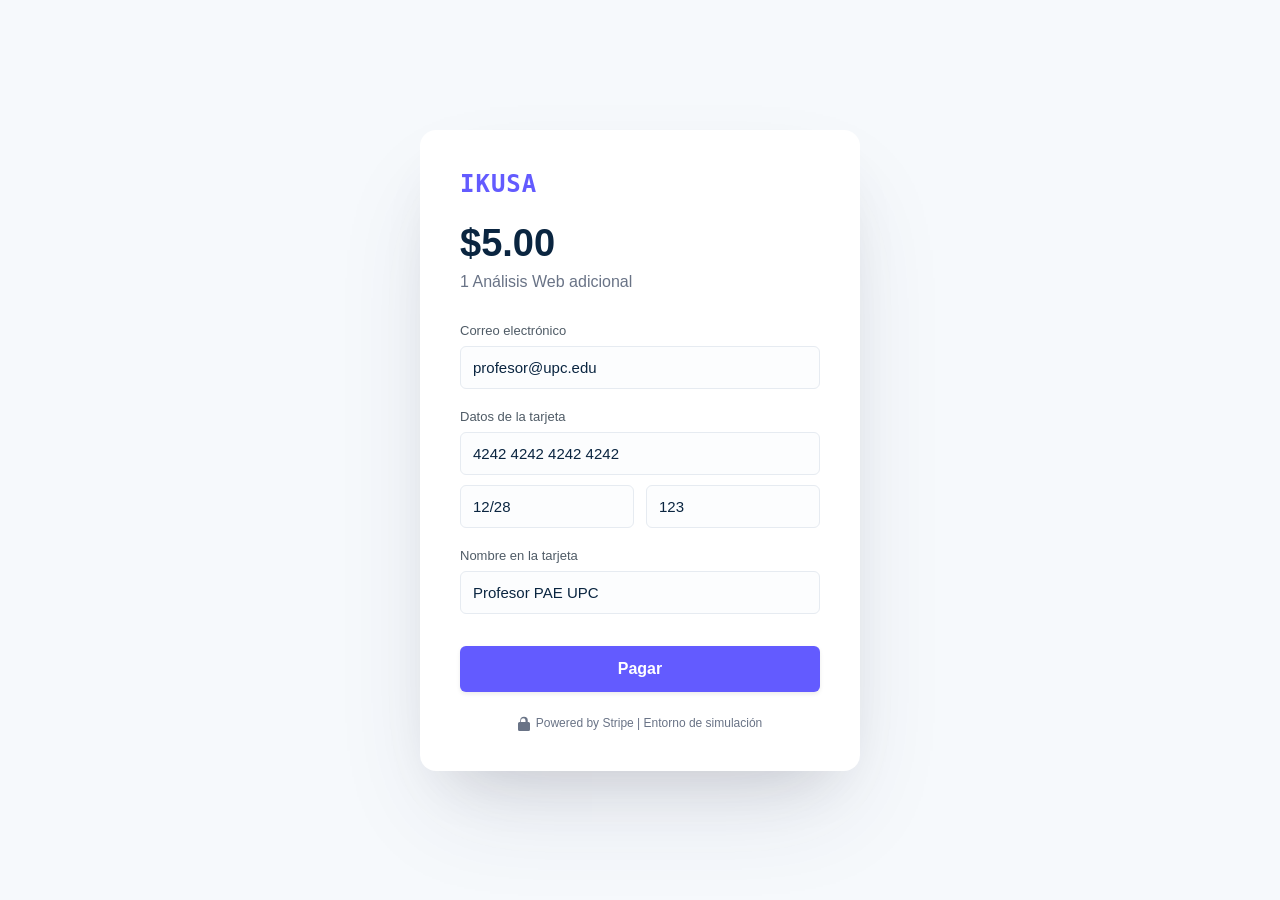
<file: checkout_mock.html>
<!DOCTYPE html>
<html lang="es">
<head>
  <meta charset="UTF-8">
  <meta name="viewport" content="width=device-width, initial-scale=1.0">
  <title>Stripe Checkout -- IKUSA</title>
  <style>
    body {
      font-family: -apple-system, BlinkMacSystemFont, 'Segoe UI', Roboto, sans-serif;
      background-color: #f6f9fc;
      display: flex;
      justify-content: center;
      align-items: center;
      min-height: 100vh;
      margin: 0;
      color: #32325d;
    }
    .checkout-container {
      background: white;
      border-radius: 16px;
      box-shadow: 0 50px 100px -20px rgba(50,50,93,0.12), 0 30px 60px -30px rgba(0,0,0,0.15);
      width: 100%;
      max-width: 440px;
      padding: 40px;
      box-sizing: border-box;
    }
    .brand {
      display: flex;
      align-items: center;
      margin-bottom: 24px;
    }
    .brand .logo {
      font-family: monospace;
      font-size: 24px;
      font-weight: 800;
      color: #635bff;
      letter-spacing: 1px;
    }
    .price-display {
      font-size: 38px;
      font-weight: 700;
      color: #0a2540;
      margin-bottom: 8px;
    }
    .product-name {
      font-size: 16px;
      color: #697386;
      margin-bottom: 32px;
    }
    .input-group {
      margin-bottom: 20px;
    }
    label {
      display: block;
      font-size: 13px;
      font-weight: 500;
      margin-bottom: 8px;
      color: #4f5b66;
    }
    input {
      width: 100%;
      padding: 12px;
      border: 1px solid #e6ebf1;
      border-radius: 6px;
      font-size: 15px;
      color: #0a2540;
      box-sizing: border-box;
      background-color: #fcfdfe;
      transition: border-color 0.15s, box-shadow 0.15s;
    }
    input:focus {
      outline: none;
      border-color: #635bff;
      box-shadow: 0 0 0 3px rgba(99,91,255,0.15);
    }
    .stripe-input {
      display: flex;
      gap: 12px;
    }
    .stripe-input input {
      flex: 1;
    }
    .pay-btn {
      width: 100%;
      background-color: #635bff;
      color: white;
      font-weight: 600;
      font-size: 16px;
      padding: 14px;
      border: none;
      border-radius: 6px;
      cursor: pointer;
      box-shadow: 0 2px 4px rgba(0,0,0,0.08);
      transition: background-color 0.15s;
      margin-top: 12px;
    }
    .pay-btn:hover {
      background-color: #0a2540;
    }
    .secured {
      display: flex;
      justify-content: center;
      align-items: center;
      gap: 6px;
      font-size: 12px;
      color: #697386;
      margin-top: 24px;
    }
    .secured svg {
      fill: #697386;
    }
  </style>
</head>
<body>
  <div class="checkout-container">
    <div class="brand">
      <span class="logo">IKUSA</span>
    </div>
    
    <div id="price" class="price-display">$20.00</div>
    <div id="product" class="product-name">Cargando producto...</div>
    
    <form id="payment-form">
      <div class="input-group">
        <label for="email">Correo electrónico</label>
        <input type="email" id="email" value="profesor@upc.edu" required>
      </div>
      
      <div class="input-group">
        <label for="card">Datos de la tarjeta</label>
        <input type="text" id="card" value="4242 4242 4242 4242" placeholder="Nro de tarjeta" required>
        <div class="stripe-input" style="margin-top: 10px;">
          <input type="text" placeholder="MM/AA" value="12/28" required>
          <input type="text" placeholder="CVC" value="123" required>
        </div>
      </div>
      
      <div class="input-group">
        <label for="name">Nombre en la tarjeta</label>
        <input type="text" id="name" value="Profesor PAE UPC" required>
      </div>
      
      <button type="submit" class="pay-btn">Pagar</button>
    </form>
    
    <div class="secured">
      <svg width="12" height="15" viewBox="0 0 12 15">
        <path d="M10.5 6h-.75V4.5a3.75 3.75 0 1 0-7.5 0V6H1.5A1.5 1.5 0 0 0 0 7.5v6A1.5 1.5 0 0 0 1.5 15h9a1.5 1.5 0 0 0 1.5-1.5v-6A1.5 1.5 0 0 0 10.5 6zm-7.5-1.5a2.25 2.25 0 1 1 4.5 0V6h-4.5V4.5z"/>
      </svg>
      Powered by Stripe | Entorno de simulación
    </div>
  </div>

  <script>
    // Extract product parameter
    const params = new URLSearchParams(window.location.search);
    const product = params.get('product') || 'web-scan';
    
    const priceEl = document.getElementById('price');
    const productEl = document.getElementById('product');
    
    let creditsToAdd = 1;
    
    if (product === 'terminal-sub') {
      priceEl.textContent = '$49.00';
      productEl.textContent = 'Suscripción Terminal (Créditos ilimitados)';
      creditsToAdd = 999;
    } else if (product === 'web-scan') {
      priceEl.textContent = '$5.00';
      productEl.textContent = '1 Análisis Web adicional';
      creditsToAdd = 1;
    } else {
      // default product mapping for the mock recording test product
      priceEl.textContent = '$20.00';
      productEl.textContent = 'Bono de 10 Análisis de Compliance';
      creditsToAdd = 10;
    }
    
    document.getElementById('payment-form').addEventListener('submit', function(e) {
      e.preventDefault();
      
      // Simulate Stripe processing delay
      const btn = document.querySelector('.pay-btn');
      btn.textContent = 'Procesando pago...';
      btn.disabled = true;
      
      setTimeout(() => {
        // Add credits to localStorage
        const curCredits = parseInt(localStorage.getItem('ikusa_credits') || '0', 10);
        localStorage.setItem('ikusa_credits', String(curCredits + creditsToAdd));
        
        // Redirect back
        window.location.href = "demostracion_interactiva.html";
      }, 1500);
    });
  </script>
</body>
</html>
</file>
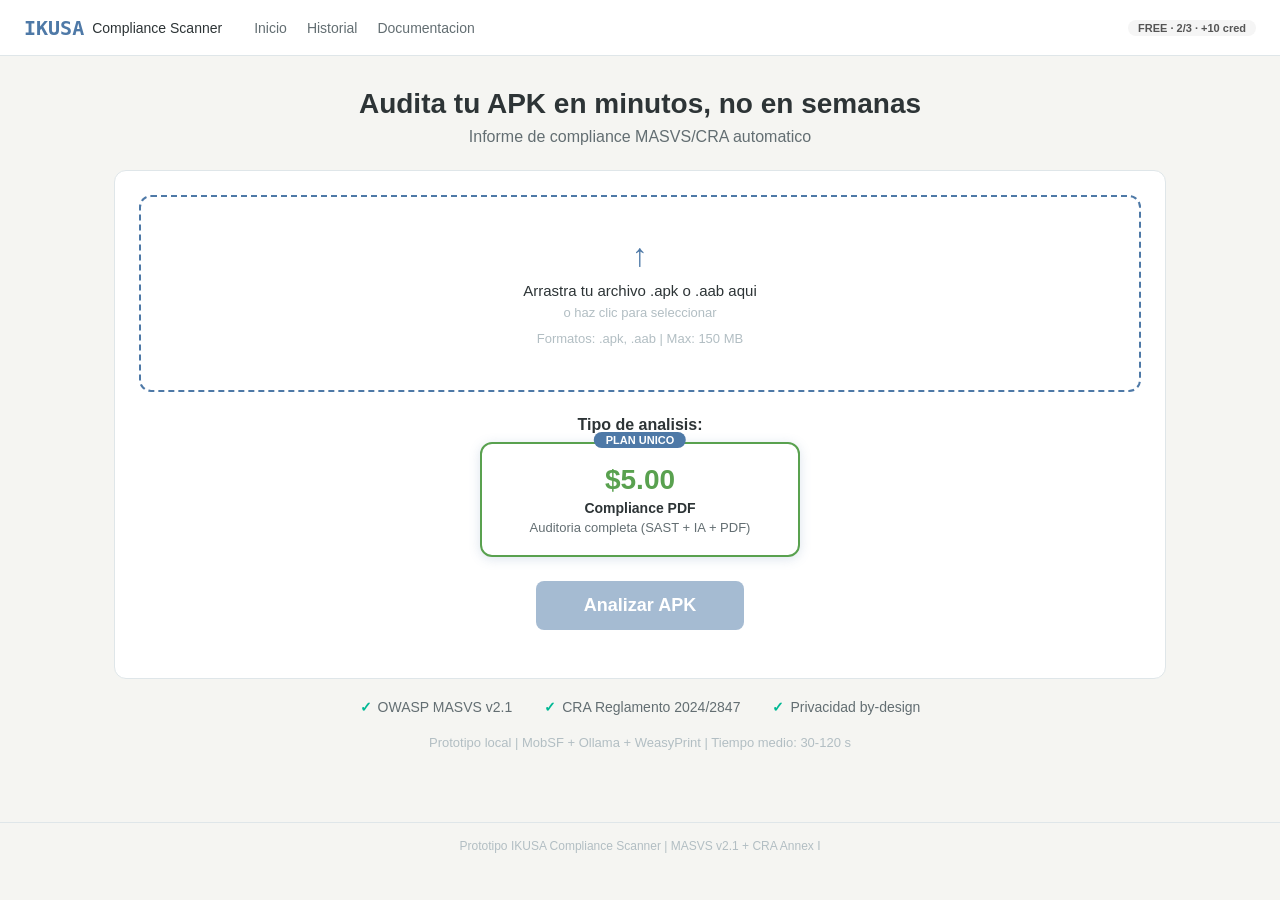
<file: demostracion_interactiva.html>
<!DOCTYPE html>
<html lang="es">
<head>
  <meta charset="UTF-8">
  <meta name="viewport" content="width=device-width, initial-scale=1.0">
  <title>IKUSA Compliance Scanner</title>
  <style>
    /* Reset + design tokens copied from the static mock prototype. */
    * { margin: 0; padding: 0; box-sizing: border-box; }
    :root {
      --blue: #4E79A7; --orange: #F28E2B; --red: #E15759;
      --teal: #76B7B2; --green: #59A14F; --purple: #B07AA1;
      --bg: #F5F5F2; --white: #FFFFFF; --text: #2D3436;
      --text-sec: #636E72; --text-light: #B2BEC3; --border: #DFE6E9;
      --accent: #4E79A7; --success: #00B894; --warning: #FDCB6E;
      --danger: #E15759;
    }
    body { font-family: -apple-system, BlinkMacSystemFont, 'Segoe UI', sans-serif; background: var(--bg); color: var(--text); min-height: 100vh; }
    a { text-decoration: none; color: inherit; }

    /* Header */
    .header { background: var(--white); border-bottom: 1px solid var(--border); padding: 0 24px; display: flex; align-items: center; height: 56px; position: sticky; top: 0; z-index: 100; }
    .header .logo { font-family: monospace; font-size: 20px; font-weight: bold; color: var(--accent); margin-right: 8px; }
    .header .logo-sub { font-size: 14px; color: var(--text); }
    .header .nav { margin-left: 32px; display: flex; gap: 20px; }
    .header .nav a { font-size: 14px; color: var(--text-sec); cursor: pointer; }
    .header .nav a:hover { color: var(--accent); }
    .header .scan-id { margin-left: auto; font-family: monospace; font-size: 12px; color: var(--text-light); }
    .tier-badge {
      display: inline-block;
      padding: 2px 10px;
      border-radius: 12px;
      font-size: 11px;
      font-weight: 600;
      background: #f0f0f0;
      margin-left: 12px;
      color: #555;
    }
    .tier-badge.tier-free { background: #f5f5f5; }
    .tier-badge.tier-team { background: #cfe8ff; }
    .tier-badge.tier-business { background: #ffe8b3; }
    .tier-badge.tier-enterprise { background: #d4f5d4; }

    /* Footer */
    .footer { text-align: center; padding: 16px; color: var(--text-light); font-size: 12px; border-top: 1px solid var(--border); margin-top: 40px; }

    /* Views (only one visible at a time). */
    .view { display: none; max-width: 1100px; margin: 0 auto; padding: 32px 24px; }
    .view.active { display: block; }

    /* Cards */
    .card { background: var(--white); border: 1px solid var(--border); border-radius: 12px; padding: 24px; }

    /* Buttons */
    .btn { display: inline-block; padding: 10px 24px; border-radius: 8px; font-size: 14px; font-weight: 600; cursor: pointer; border: none; transition: opacity .15s; }
    .btn:hover { opacity: .85; }
    .btn:disabled { opacity: .5; cursor: not-allowed; }
    .btn-primary { background: var(--accent); color: white; }
    .btn-success { background: var(--green); color: white; }
    .btn-outline { background: white; border: 2px solid var(--accent); color: var(--accent); }
    .btn-ghost { background: white; border: 1px solid var(--text-sec); color: var(--text-sec); }

    /* Badge */
    .badge { display: inline-block; padding: 2px 10px; border-radius: 4px; font-size: 12px; font-weight: 700; color: white; text-transform: uppercase; }
    .badge-alto { background: var(--danger); }
    .badge-medio { background: var(--orange); }
    .badge-bajo { background: var(--warning); color: #856404; }
    .badge-info { background: var(--text-light); }
    .badge-ok { background: var(--success); }

    /* ======= UPLOAD VIEW ======= */
    .upload-hero { text-align: center; margin-bottom: 24px; }
    .upload-hero h1 { font-size: 28px; margin-bottom: 8px; }
    .upload-hero p { color: var(--text-sec); font-size: 16px; }
    .upload-zone { border: 2px dashed var(--accent); border-radius: 12px; padding: 40px; text-align: center; margin-bottom: 16px; cursor: pointer; transition: background .15s; display: block; }
    .upload-zone:hover, .upload-zone.dragover { background: #EBF5FB; }
    .upload-zone .arrow { font-size: 32px; color: var(--accent); margin-bottom: 8px; }
    .upload-zone p { color: var(--text); font-size: 15px; margin-bottom: 4px; }
    .upload-zone small { color: var(--text-light); font-size: 13px; }
    .upload-zone input[type="file"] { display: none; }
    .tier-select { text-align: center; margin: 24px 0 8px; font-size: 16px; font-weight: 600; }
    .tiers { display: flex; gap: 16px; justify-content: center; margin-bottom: 24px; }
    .tier-card { border: 2px solid var(--border); border-radius: 12px; padding: 20px; width: 200px; text-align: center; cursor: pointer; position: relative; transition: border-color .15s, box-shadow .15s; }
    .tier-card:hover { box-shadow: 0 2px 12px rgba(0,0,0,.08); }
    .tier-card.selected { border-color: var(--accent); box-shadow: 0 2px 12px rgba(78,121,167,.2); }
    .tier-card .price { font-size: 28px; font-weight: 700; margin-bottom: 4px; }
    .tier-card .name { font-size: 14px; font-weight: 600; margin-bottom: 4px; }
    .tier-card .desc { font-size: 13px; color: var(--text-sec); }
    .tier-card .recommended { position: absolute; top: -12px; left: 50%; transform: translateX(-50%); background: var(--accent); color: white; font-size: 11px; font-weight: 700; padding: 2px 12px; border-radius: 10px; }
    .tier-card input[type="radio"] { margin-top: 12px; accent-color: var(--accent); }
    .tier-card[data-color="teal"] .price { color: var(--teal); }
    .tier-card[data-color="teal"].selected { border-color: var(--teal); }
    .tier-card[data-color="blue"] .price { color: var(--accent); }
    .tier-card[data-color="green"] .price { color: var(--green); }
    .tier-card[data-color="green"].selected { border-color: var(--green); }
    .upload-cta { text-align: center; margin: 24px 0; }
    .upload-cta .btn { font-size: 18px; padding: 14px 48px; }
    .trust-signals { display: flex; justify-content: center; gap: 32px; margin: 20px 0; }
    .trust-signals span { color: var(--text-sec); font-size: 14px; }
    .trust-signals span::before { content: '\2713'; color: var(--success); font-weight: bold; margin-right: 6px; }
    .stats-bar { text-align: center; color: var(--text-light); font-size: 13px; margin-top: 12px; }

    /* ======= PROGRESS VIEW ======= */
    .progress-hero { text-align: center; margin-bottom: 24px; }
    .progress-hero h2 { font-size: 22px; margin-bottom: 8px; }
    .progress-hero p { color: var(--text-sec); font-size: 14px; }
    .progress-pills { display: flex; gap: 8px; justify-content: center; flex-wrap: wrap; margin: 24px 0; }
    .pill { padding: 8px 14px; border-radius: 999px; border: 1px solid var(--border); font-size: 13px; color: var(--text-sec); background: white; }
    .pill.active { background: var(--accent); color: white; border-color: var(--accent); font-weight: 600; }
    .pill.done { background: var(--success); color: white; border-color: var(--success); }
    .progress-bar { background: var(--border); height: 8px; border-radius: 4px; overflow: hidden; margin: 16px 0; }
    .progress-bar-fill { background: var(--accent); height: 100%; transition: width .3s; }
    .progress-message { font-family: monospace; font-size: 13px; color: var(--text-sec); background: #F8F9FA; padding: 12px 16px; border-radius: 6px; min-height: 40px; word-break: break-word; }
    .spinner { display: inline-block; width: 18px; height: 18px; border: 3px solid var(--border); border-top-color: var(--accent); border-radius: 50%; animation: spin 1s linear infinite; vertical-align: middle; margin-right: 8px; }
    @keyframes spin { to { transform: rotate(360deg); } }

    /* ======= RESULTS VIEW ======= */
    .breadcrumb { font-size: 13px; color: var(--text-sec); margin-bottom: 20px; }
    .breadcrumb a { color: var(--accent); cursor: pointer; }
    .results-grid { display: grid; grid-template-columns: 300px 1fr; gap: 20px; }
    .score-card { text-align: center; }
    .score-circle { width: 140px; height: 140px; border-radius: 50%; border: 8px solid var(--border); display: flex; align-items: center; justify-content: center; flex-direction: column; margin: 16px auto; position: relative; }
    .score-circle .value { font-size: 44px; font-weight: 700; }
    .score-circle .label { font-size: 14px; color: var(--text-sec); }
    .score-circle.score-red { border-color: var(--danger); }
    .score-circle.score-orange { border-color: var(--orange); }
    .score-circle.score-green { border-color: var(--success); }
    .score-warning { background: #FFF3CD; border-radius: 8px; padding: 8px; font-size: 13px; color: #856404; font-weight: 600; margin-top: 12px; }
    .masvs-list { margin-top: 20px; }
    .masvs-row { display: flex; align-items: center; justify-content: space-between; padding: 8px 0; border-bottom: 1px solid var(--border); font-size: 14px; gap: 8px; }
    .masvs-row.na { color: var(--text-light); }
    .masvs-row .count { min-width: 28px; height: 22px; display: flex; align-items: center; justify-content: center; border-radius: 4px; color: white; font-size: 12px; font-weight: 700; padding: 0 6px; }
    .filter-tabs { display: flex; gap: 8px; margin-bottom: 16px; flex-wrap: wrap; }
    .filter-tab { padding: 6px 14px; border-radius: 6px; font-size: 13px; cursor: pointer; background: transparent; border: 1px solid var(--border); color: var(--text-sec); }
    .filter-tab.active { background: var(--accent); color: white; border-color: var(--accent); }
    .finding-row { padding: 12px 0; border-bottom: 1px solid var(--border); }
    .finding-row:last-child { border-bottom: none; }
    .finding-header { display: flex; align-items: center; gap: 10px; margin-bottom: 4px; flex-wrap: wrap; }
    .finding-header .title { font-weight: 600; font-size: 15px; }
    .finding-meta { font-size: 13px; color: var(--text-sec); margin-bottom: 6px; }
    .finding-fix { font-size: 13px; color: var(--text-sec); font-style: italic; }
    .ai-box { background: #F0F7FF; border: 1px solid var(--accent); border-radius: 8px; padding: 16px; margin-top: 16px; font-size: 13px; line-height: 1.7; }
    .ai-box h4 { margin-bottom: 8px; }
    .action-bar { display: flex; gap: 12px; margin-top: 16px; flex-wrap: wrap; }
    .analysis-meta { font-size: 13px; color: var(--text-light); margin-top: 16px; }

    /* ======= HISTORY VIEW ======= */
    .history-table { width: 100%; border-collapse: collapse; background: var(--white); border: 1px solid var(--border); border-radius: 12px; overflow: hidden; margin-bottom: 24px; }
    .history-table th, .history-table td { padding: 12px 16px; text-align: left; font-size: 14px; border-bottom: 1px solid var(--border); }
    .history-table th { background: #F8F9FA; font-weight: 600; color: var(--text-sec); font-size: 13px; text-transform: uppercase; letter-spacing: 0.3px; }
    .history-table tr:last-child td { border-bottom: none; }
    .history-table tr:hover td { background: #FBFBFA; }
    .hint { color: var(--text-sec); font-size: 14px; padding: 16px 0; }
    .btn-secondary { display: inline-block; padding: 10px 24px; border-radius: 8px; font-size: 14px; font-weight: 600; cursor: pointer; background: white; border: 2px solid var(--accent); color: var(--accent); transition: opacity .15s; }
    .btn-secondary:hover { opacity: .85; }
    .btn-link { background: transparent; border: none; color: var(--accent); font-size: 14px; font-weight: 600; cursor: pointer; padding: 4px 8px; }
    .btn-link:hover { text-decoration: underline; }

    /* ======= ERROR VIEW ======= */
    .error-card { border: 1px solid var(--danger); background: #FFF5F5; }
    .error-card h2 { color: var(--danger); margin-bottom: 12px; }
    .error-card pre { background: white; padding: 12px; border-radius: 6px; font-size: 13px; color: var(--text); overflow-x: auto; white-space: pre-wrap; word-break: break-word; }

    /* ======= DOCS VIEW ======= */
    .docs-hero { text-align: center; margin-bottom: 24px; }
    .docs-hero h1 { font-size: 28px; margin-bottom: 8px; }
    .docs-hero p { color: var(--text-sec); font-size: 16px; }
    .docs-grid { display: grid; grid-template-columns: 1fr 1fr; gap: 20px; }
    .docs-grid .card.full { grid-column: 1 / -1; }
    .docs-section h3 { font-size: 18px; margin-bottom: 14px; display: flex; align-items: center; gap: 10px; }
    .docs-section h3 .num { display: inline-flex; align-items: center; justify-content: center; width: 26px; height: 26px; border-radius: 50%; background: var(--accent); color: white; font-size: 14px; font-weight: 700; flex-shrink: 0; }
    .docs-section p { color: var(--text); font-size: 14px; line-height: 1.7; margin-bottom: 12px; }
    .docs-section ul { list-style: none; margin-bottom: 12px; }
    .docs-section li { font-size: 14px; line-height: 1.6; padding: 7px 0 7px 18px; position: relative; border-bottom: 1px solid var(--border); }
    .docs-section li:last-child { border-bottom: none; }
    .docs-section li::before { content: '\2022'; color: var(--accent); position: absolute; left: 2px; font-weight: bold; }
    .docs-section code { font-family: monospace; font-size: 13px; background: #EEF3F8; color: var(--accent); padding: 1px 6px; border-radius: 4px; }
    .docs-pre { font-family: monospace; font-size: 13px; color: var(--text); background: #F8F9FA; border: 1px solid var(--border); padding: 14px 16px; border-radius: 8px; overflow-x: auto; white-space: pre; line-height: 1.65; }
    .docs-pre .cmt { color: var(--text-light); }
    .docs-note { background: #F0F7FF; border: 1px solid var(--accent); border-radius: 8px; padding: 12px 16px; font-size: 13px; line-height: 1.7; margin-top: 4px; }
    .api-row { display: flex; align-items: baseline; gap: 12px; padding: 9px 0; border-bottom: 1px solid var(--border); }
    .api-row:last-child { border-bottom: none; }
    .api-method { font-family: monospace; font-size: 11px; font-weight: 700; padding: 3px 8px; border-radius: 4px; min-width: 46px; text-align: center; flex-shrink: 0; }
    .api-method.get { background: #d4f5d4; color: #1d6f1d; }
    .api-method.post { background: #cfe8ff; color: #1a5a8a; }
    .api-row code { font-family: monospace; font-size: 13px; color: var(--text); font-weight: 600; }
    .api-row .api-desc { color: var(--text-sec); font-size: 13px; }

    /* Responsive */
    @media (max-width: 768px) {
      .results-grid { grid-template-columns: 1fr; }
      .docs-grid { grid-template-columns: 1fr; }
      .tiers { flex-direction: column; align-items: center; }
    }
  </style>
</head>
<body>

  <header class="header">
    <span class="logo">IKUSA</span>
    <span class="logo-sub">Compliance Scanner</span>
    <nav class="nav">
      <a href="#" id="navHome">Inicio</a>
      <a href="#" id="navHistory">Historial</a>
      <a href="#" id="navDocs">Documentacion</a>

    </nav>
    <span class="scan-id" id="scanIdLabel"></span>
    <span class="tier-badge" id="tierBadge"></span>
  </header>

  <!-- VIEW 1: UPLOAD -->
  <main id="view-upload" class="view active">
    <div class="upload-hero">
      <h1>Audita tu APK en minutos, no en semanas</h1>
      <p>Informe de compliance MASVS/CRA automatico</p>
    </div>

    <div class="card">
      <label class="upload-zone" id="dropzone" for="fileInput">
        <div class="arrow">&uarr;</div>
        <p>Arrastra tu archivo .apk o .aab aqui</p>
        <small>o haz clic para seleccionar</small>
        <input type="file" id="fileInput" accept=".apk,.aab">
        <p style="margin-top:8px"><small style="color:var(--text-light)">Formatos: .apk, .aab | Max: 150 MB</small></p>
        <p id="fileName" style="margin-top:8px;font-weight:600;color:var(--accent);display:none"></p>
      </label>

      <p class="tier-select">Tipo de analisis:</p>
      <div class="tiers" style="justify-content: center;">
        <div class="tier-card selected" data-color="green" data-tier="compliance" style="width: 320px; cursor: default;">
          <div class="recommended">PLAN UNICO</div>
          <div class="price">$5.00</div>
          <div class="name">Compliance PDF</div>
          <div class="desc">Auditoria completa (SAST + IA + PDF)</div>
          <input type="radio" name="tier" value="compliance" checked style="display: none;">
        </div>
      </div>

      <div class="upload-cta">
        <button class="btn btn-primary" id="analyzeBtn" disabled>Analizar APK</button>
      </div>
    </div>

    <div class="trust-signals">
      <span>OWASP MASVS v2.1</span>
      <span>CRA Reglamento 2024/2847</span>
      <span>Privacidad by-design</span>
    </div>
    <div class="stats-bar">Prototipo local | MobSF + Ollama + WeasyPrint | Tiempo medio: 30-120 s</div>
  </main>

  <!-- VIEW 2: PROGRESS -->
  <main id="view-progress" class="view">
    <div class="progress-hero">
      <h2><span class="spinner"></span>Analizando tu APK</h2>
      <p>El proceso se ejecuta en segundo plano. No cierres esta pestana.</p>
    </div>

    <div class="card">
      <div class="progress-pills" id="progressPills">
        <span class="pill" data-stage="uploaded">1. Recibido</span>
        <span class="pill" data-stage="decompiling">2. Decompilando</span>
        <span class="pill" data-stage="analyzing">3. Clasificando</span>
        <span class="pill" data-stage="triaging">4. Triage IA</span>
        <span class="pill" data-stage="rendering">5. PDF</span>
        <span class="pill" data-stage="done">6. Listo</span>
      </div>
      <div class="progress-bar"><div class="progress-bar-fill" id="progressBarFill" style="width:8%"></div></div>
      <div class="progress-message" id="progressMessage">Inicializando...</div>
    </div>
  </main>

  <!-- VIEW HISTORY -->
  <main id="view-history" class="view">
    <div class="container">
      <h2 style="margin-bottom:16px">Historial de scans</h2>
      <p class="hint" id="history-empty" style="display:none">No hay scans previos. Sube un APK para empezar.</p>
      <table class="history-table" id="history-table">
        <thead>
          <tr><th>App</th><th>Fecha</th><th>Estado</th><th>Score</th><th></th></tr>
        </thead>
        <tbody id="history-tbody"></tbody>
      </table>
      <button class="btn-secondary" id="historyNewScan">Nuevo scan</button>
    </div>
  </main>

  <!-- VIEW 3: RESULTS -->
  <main id="view-results" class="view">
    <div class="breadcrumb"><a id="backToUpload">Inicio</a> &gt; Resultados &gt; <span id="resultAppName">...</span></div>

    <div class="results-grid">
      <!-- Left column: score + MASVS -->
      <div>
        <div class="card score-card">
          <h3>CRA Readiness Score</h3>
          <div class="score-circle" id="scoreCircle">
            <span class="value" id="score-value">--</span>
            <span class="label">/100</span>
          </div>
          <div class="score-warning" id="scoreWarning">Calculando...</div>
        </div>

        <div class="card masvs-list" style="margin-top:16px">
          <h3 style="margin-bottom:12px">Categorias MASVS</h3>
          <div id="masvsList"></div>
          <p style="font-size:12px;color:var(--text-light);margin-top:8px">N/A = requiere testing dinamico</p>
        </div>
      </div>

      <!-- Right column: findings -->
      <div>
        <div class="card findings-card">
          <h3 style="margin-bottom:12px"><span id="findingsTitle">Findings</span></h3>
          <div class="filter-tabs" id="filterTabs"></div>
          <div id="findingsList"></div>

          <div class="ai-box" id="aiBox" style="display:none">
            <h4>Resumen IA (top finding)</h4>
            <p id="aiBoxText"></p>
          </div>

          <div class="action-bar">
            <a class="btn btn-success" id="download-pdf" href="#" target="_blank">Descargar PDF</a>
            <a class="btn btn-outline" id="download-json" href="#" target="_blank">Descargar JSON</a>
            <button class="btn btn-ghost" id="analyzeAnother">Analizar otro APK</button>
          </div>
        </div>

        <div class="analysis-meta" id="analysisMeta"></div>
      </div>
    </div>
  </main>

  <!-- VIEW 4: ERROR -->
  <main id="view-error" class="view">
    <div class="card error-card">
      <h2>Error en el analisis</h2>
      <p style="margin-bottom:12px">La pipeline ha fallado. Detalle del error:</p>
      <pre id="error-message"></pre>
      <div id="error-cta" style="display:none; margin-top: 16px;">
        <p style="margin-bottom:12px; font-weight:600; color:var(--text-sec)">Adquirir plan para continuar:</p>
        <div style="display:flex; gap:12px; flex-wrap:wrap; margin-bottom:12px;">
          <button class="btn btn-primary" id="buyWebScan" style="background:var(--orange)">1 Análisis Web &middot; $5</button>
          <button class="btn btn-primary" id="buyTerminalSub" style="background:var(--accent)">Suscripción Terminal &middot; $49/mes</button>
        </div>
      </div>
      <div class="action-bar">
        <button class="btn btn-primary" id="errorRetry">Volver a empezar</button>
      </div>
    </div>
  </main>

  <!-- VIEW 6: DOCUMENTATION -->
  <main id="view-docs" class="view">
    <div class="docs-hero">
      <h1>Documentacion</h1>
      <p>Como usar IKUSA: web, linea de comandos, MCP y API REST</p>
    </div>

    <div class="docs-grid">
      <div class="card docs-section full">
        <h3><span class="num">1</span> Uso web</h3>
        <p>Arrastra un <code>.apk</code> o <code>.aab</code> a la zona de subida
          (max 150 MB) y pulsa "Analizar APK". El analisis corre en segundo plano: no cierres la pestana.</p>
        <ul>
          <li><strong>Compliance PDF</strong> &mdash; Auditoria de seguridad completa que combina analisis estatico con MobSF, triage avanzado mediante IA (LLM) y la generacion automatica del reporte en formato PDF compatible con MASVS/CRA.</li>
        </ul>
        <div class="docs-note">El triage con IA tarda <strong>~2-3 minutos en
          CPU</strong> (segundos con GPU). El <strong>CRA Readiness Score</strong>
          va de 0 a 100: cuanto mas alto, mas cerca de cumplir.</div>
      </div>

      <div class="card docs-section">
        <h3><span class="num">2</span> CLI</h3>
        <p>Para integrar en CI/CD. Devuelve codigo de salida <code>2</code> si
          hay findings por encima del umbral indicado.</p>
        <div class="docs-pre">uv run ikusa-cli login --api-key ikusa_sk_demo
uv run ikusa-cli scan app.apk -o report.pdf --fail-on alto
<span class="cmt"># Exit 0 = ok, 2 = findings por encima del umbral</span></div>
      </div>

      <div class="card docs-section">
        <h3><span class="num">3</span> MCP (asistentes de IA)</h3>
        <p>Servidor JSON-RPC sobre stdio para clientes compatibles con MCP.
          Expone 4 tools: <code>scan_apk</code>, <code>get_scan_status</code>,
          <code>get_scan_findings</code>, <code>list_scans</code>.</p>
        <div class="docs-pre">uv run ikusa-mcp</div>
        <p style="margin-top:12px">Registro en el cliente MCP (Cursor, etc.):</p>
        <div class="docs-pre">{
  "mcpServers": {
    "ikusa": {
      "command": "uv",
      "args": ["run", "ikusa-mcp"],
      "cwd": "/ruta/a/ikusa-prototype"
    }
  }
}</div>
      </div>

      <div class="card docs-section full">
        <h3><span class="num">4</span> API REST</h3>
        <div class="api-row"><span class="api-method post">POST</span><code>/scan</code><span class="api-desc">sube APK (campo <code>file</code>) + <code>tier</code>; devuelve <code>scan_id</code></span></div>
        <div class="api-row"><span class="api-method get">GET</span><code>/scan/{id}</code><span class="api-desc">estado del scan (status / stage / message)</span></div>
        <div class="api-row"><span class="api-method get">GET</span><code>/scan/{id}/result</code><span class="api-desc">findings + cra_score en JSON</span></div>
        <div class="api-row"><span class="api-method get">GET</span><code>/scan/{id}/report</code><span class="api-desc">PDF de compliance</span></div>
        <div class="api-row"><span class="api-method get">GET</span><code>/scans</code><span class="api-desc">historial del usuario</span></div>
        <div class="api-row"><span class="api-method get">GET</span><code>/account</code><span class="api-desc">tier y cuota</span></div>
        <p style="margin-top:14px">Ejemplo:</p>
        <div class="docs-pre">curl -F file=@app.apk -F tier=compliance \
     -H "Authorization: ikusa_sk_demo" \
     http://localhost:9787/scan</div>
        <div class="docs-note">Autenticacion opcional con la cabecera
          <code>Authorization: ikusa_sk_*</code>. Sin clave se usa el tier
          free anonimo.</div>
      </div>
    </div>

    <div class="action-bar">
      <button class="btn btn-outline" id="docsBack">Volver al inicio</button>
    </div>
  </main>



  <footer class="footer">Prototipo IKUSA Compliance Scanner | MASVS v2.1 + CRA Annex I</footer>

  <script>
    // ----- FETCH INTERCEPTOR FOR MOCKING THE BACKEND ENTIRELY CLIENT-SIDE -----
    (function() {
      const originalFetch = window.fetch;
      
      // Initialize mock data in localStorage
      if (localStorage.getItem('ikusa_credits') === null) {
        localStorage.setItem('ikusa_credits', '10');
      }
      if (localStorage.getItem('ikusa_scans_made') === null) {
        localStorage.setItem('ikusa_scans_made', '2');
      }
      if (localStorage.getItem('ikusa_history') === null) {
        const defaultHistory = [
          { scan_id: "scan_demo_bank", app_name: "InsecureBankv2", updated_at: new Date(Date.now() - 3600000 * 2).toISOString(), status: "done", cra_score: 78 },
          { scan_id: "scan_demo_vault", app_name: "SecureVault", updated_at: new Date(Date.now() - 86400000 * 2).toISOString(), status: "done", cra_score: 94 }
        ];
        localStorage.setItem('ikusa_history', JSON.stringify(defaultHistory));
      }
      
      let scanProgress = {};

      window.fetch = async function(url, options) {
        const urlStr = typeof url === 'string' ? url : url.url;
        
        // 1. POST /scan
        if (urlStr.endsWith('/scan') && (options && options.method === 'POST')) {
          const currentKey = localStorage.getItem('ikusa_api_key') || 'ikusa_sk_demo';
          const credits = parseInt(localStorage.getItem('ikusa_credits') || '0', 10);
          
          if (currentKey === 'ikusa_sk_free_demo' && credits === 0) {
            return new Response(JSON.stringify({
              detail: "Tier 'free' allows 3 scans/month and is exhausted. Buy credits or upgrade."
            }), { status: 402, headers: { 'Content-Type': 'application/json' } });
          }
          
          // Get filename from body (FormData)
          let fileName = "app.apk";
          if (options.body && options.body instanceof FormData) {
            const file = options.body.get('file');
            if (file && file.name) fileName = file.name;
          }
          
          const appName = fileName.replace(/\.[^/.]+$/, "");
          
          // Determine scenario based on name or random
          let scenarioNum = Math.floor(Math.random() * 3);
          if (fileName.toLowerCase().includes("insecure") || fileName.toLowerCase().includes("bank") || fileName.toLowerCase().includes("prueba")) {
            scenarioNum = 0; // Forced vulnerable bank scenario
          } else if (fileName.toLowerCase().includes("secure") || fileName.toLowerCase().includes("vault")) {
            scenarioNum = 2; // Forced highly secure vault scenario
          }
          
          let score = 78;
          let categories_covered = ["MASVS-STORAGE", "MASVS-CRYPTO", "MASVS-NETWORK", "MASVS-PLATFORM"];
          let findings = [];
          
          if (scenarioNum === 0) {
            score = Math.floor(Math.random() * (62 - 48 + 1)) + 48;
            categories_covered = ["MASVS-STORAGE", "MASVS-CRYPTO", "MASVS-NETWORK", "MASVS-PLATFORM"];
            findings = [
              {
                id: "CRYPTO-0",
                title: "Uso de claves criptográficas estáticas",
                severity: "high",
                masvs_category: "MASVS-CRYPTO",
                description: "La aplicación utiliza una clave AES estática codificada de forma rígida en el código fuente para cifrar los datos del usuario.",
                file_path: "com/android/insecurebankv2/CryptoUtility.java",
                cwe: "CWE-321",
                raw_mobsf_key: "hardcoded_aes_key",
                priority: 1,
                explanation: "Se identificó una clave AES fija dentro de las utilidades de criptografía de la app. Esto anula la seguridad del cifrado, ya que cualquier atacante que descompile el APK puede extraer la clave y descifrar la base de datos o comunicaciones.",
                remediation: "Migrar al Android Keystore System para generar y almacenar claves criptográficas de forma segura protegidas por hardware en el dispositivo.",
                cra_articles: ["Annex I (1)(h)", "Annex I (2)(b)"]
              },
              {
                id: "NETWORK-0",
                title: "Uso de HTTP no seguro en el canal de comunicación",
                severity: "high",
                masvs_category: "MASVS-NETWORK",
                description: "La aplicación realiza conexiones HTTP en texto plano a su servidor backend, lo que facilita ataques de tipo Man-in-the-Middle (MitM).",
                file_path: "com/android/insecurebankv2/DoTransfer.java",
                cwe: "CWE-319",
                raw_mobsf_key: "cleartext_traffic_allowed",
                priority: 1,
                explanation: "Las transferencias y datos bancarios se envían mediante HTTP simple sin cifrar. Cualquier tercero en la misma red Wi-Fi podría interceptar o modificar el tráfico bancario.",
                remediation: "Habilitar la configuración de seguridad de red en el manifiesto para exigir HTTPS de forma estricta y rechazar tráfico en texto plano.",
                cra_articles: ["Annex I (1)(f)", "Annex I (2)(a)"]
              },
              {
                id: "STORAGE-0",
                title: "Copia de seguridad de la aplicación habilitada",
                severity: "medium",
                masvs_category: "MASVS-STORAGE",
                description: "La bandera 'android:allowBackup' está establecida en 'true' en el archivo AndroidManifest.xml, lo que permite realizar copias de seguridad de los datos de la aplicación mediante comandos ADB.",
                file_path: "AndroidManifest.xml",
                cwe: "CWE-921",
                raw_mobsf_key: "allow_backup_enabled",
                priority: 2,
                explanation: "Al permitir backups, cualquier persona con acceso físico al teléfono móvil y la depuración USB activa puede extraer los datos privados de la aplicación a su ordenador usando 'adb backup'.",
                remediation: "Establecer 'android:allowBackup=false' en el archivo AndroidManifest.xml o configurar reglas detalladas de filtrado de copias de seguridad.",
                cra_articles: ["Annex I (1)(h)"]
              },
              {
                id: "STORAGE-1",
                title: "Almacenamiento de datos sensibles en la base de datos local sin cifrar",
                severity: "medium",
                masvs_category: "MASVS-STORAGE",
                description: "La aplicación almacena registros de transacciones bancarias en una base de datos SQLite estándar sin cifrado adicional.",
                file_path: "com/android/insecurebankv2/DatabaseHelper.java",
                cwe: "CWE-311",
                raw_mobsf_key: "sqlite_db_plain",
                priority: 2,
                explanation: "La base de datos del historial de transacciones se guarda sin cifrar. Si el dispositivo sufre de rooting o vulnerabilidad del sistema operativo, otras aplicaciones o atacantes físicos podrían leer las transacciones bancarias directamente.",
                remediation: "Migrar a SQLCipher o cifrar las columnas con información sensible antes de insertarlas en la base de datos local.",
                cra_articles: ["Annex I (1)(h)"]
              },
              {
                id: "PLATFORM-0",
                title: "Depuración habilitada en producción",
                severity: "low",
                masvs_category: "MASVS-PLATFORM",
                description: "El atributo 'android:debuggable' está habilitado en el manifiesto, facilitando la conexión de depuradores externos.",
                file_path: "AndroidManifest.xml",
                cwe: "CWE-215",
                raw_mobsf_key: "debuggable_enabled",
                priority: 3,
                explanation: "El APK se compiló en modo depuración. Esto permite a los atacantes acoplar un depurador en tiempo de ejecución, volcar la memoria y saltarse controles de seguridad importantes.",
                remediation: "Asegurarse de que 'android:debuggable' esté en 'false' en el archivo AndroidManifest.xml para todas las compilaciones de producción.",
                cra_articles: ["Annex I (1)(h)"]
              }
            ];
          } else if (scenarioNum === 1) {
            score = Math.floor(Math.random() * (84 - 72 + 1)) + 72;
            categories_covered = ["MASVS-STORAGE", "MASVS-NETWORK", "MASVS-PLATFORM"];
            findings = [
              {
                id: "NETWORK-0",
                title: "Omitida la validación SSL/TLS (Certificados no anclados)",
                severity: "high",
                masvs_category: "MASVS-NETWORK",
                description: "La aplicación carece de mecanismos de anclaje de certificados (SSL Pinning) para proteger las conexiones de red.",
                file_path: "com/example/app/NetworkClient.java",
                cwe: "CWE-295",
                raw_mobsf_key: "ssl_pinning_missing",
                priority: 1,
                explanation: "Las conexiones a los servidores se realizan sin validar de forma explícita la huella del certificado, permitiendo que atacantes en redes comprometidas intercepten los datos simulando el servidor de la app.",
                remediation: "Implementar Network Security Config o librerías como TrustKit para anclar de forma estática las claves públicas del certificado del servidor.",
                cra_articles: ["Annex I (1)(f)"]
              },
              {
                id: "STORAGE-0",
                title: "Copia de seguridad de la aplicación habilitada",
                severity: "medium",
                masvs_category: "MASVS-STORAGE",
                description: "El atributo allowBackup está activado en AndroidManifest.xml.",
                file_path: "AndroidManifest.xml",
                cwe: "CWE-921",
                raw_mobsf_key: "allow_backup_enabled",
                priority: 2,
                explanation: "Se pueden extraer todos los archivos del directorio de la app a través del protocolo ADB mediante comandos locales si el usuario tiene habilitada la depuración USB.",
                remediation: "Cambiar allowBackup a false en el manifest de producción.",
                cra_articles: ["Annex I (1)(h)"]
              },
              {
                id: "STORAGE-1",
                title: "Uso de SharedPreferences estándar sin cifrado",
                severity: "medium",
                masvs_category: "MASVS-STORAGE",
                description: "La aplicación almacena configuraciones de sesión del usuario en texto plano en las preferencias compartidas.",
                file_path: "com/example/app/SessionManager.java",
                cwe: "CWE-921",
                raw_mobsf_key: "shared_prefs_plain",
                priority: 2,
                explanation: "Las credenciales y tokens de acceso se almacenan en texto plano en la memoria del dispositivo. En dispositivos con privilegios de root, otras aplicaciones maliciosas podrían leer estos tokens.",
                remediation: "Reemplazar por EncryptedSharedPreferences.",
                cra_articles: ["Annex I (1)(h)"]
              },
              {
                id: "PLATFORM-0",
                title: "Ausencia de ofuscación de código fuente",
                severity: "low",
                masvs_category: "MASVS-PLATFORM",
                description: "La aplicación se compiló sin herramientas de ofuscación o reducción de código como R8/ProGuard.",
                file_path: "build.gradle",
                cwe: "CWE-215",
                raw_mobsf_key: "proguard_disabled",
                priority: 3,
                explanation: "Cualquier persona puede descompilar el APK y recuperar nombres de funciones y variables originales, lo que facilita el análisis de vulnerabilidades y la ingeniería inversa.",
                remediation: "Activar minifyEnabled y shrinkResources en el fichero de Gradle.",
                cra_articles: ["Annex I (1)(h)"]
              }
            ];
          } else {
            score = Math.floor(Math.random() * (97 - 88 + 1)) + 88;
            categories_covered = ["MASVS-STORAGE", "MASVS-PLATFORM"];
            findings = [
              {
                id: "STORAGE-0",
                title: "Copia de seguridad de la aplicación habilitada",
                severity: "medium",
                masvs_category: "MASVS-STORAGE",
                description: "El atributo allowBackup está activado en AndroidManifest.xml.",
                file_path: "AndroidManifest.xml",
                cwe: "CWE-921",
                raw_mobsf_key: "allow_backup_enabled",
                priority: 2,
                explanation: "Al tener activado el backup, un tercero con acceso físico al teléfono puede hacer volcado de los datos privados mediante comandos ADB.",
                remediation: "Deshabilitar la copia automática (allowBackup=false).",
                cra_articles: ["Annex I (1)(h)"]
              },
              {
                id: "PLATFORM-0",
                title: "Permisos innecesarios solicitados en el manifiesto",
                severity: "low",
                masvs_category: "MASVS-PLATFORM",
                description: "La app solicita READ_PHONE_STATE y ACCESS_COARSE_LOCATION sin una necesidad core aparente.",
                file_path: "AndroidManifest.xml",
                cwe: "CWE-272",
                raw_mobsf_key: "excessive_permissions",
                priority: 3,
                explanation: "Solicitar permisos de localización y estado del terminal expone información sensible del usuario que no se requiere para el funcionamiento básico del servicio.",
                remediation: "Eliminar las etiquetas <uses-permission> innecesarias en el archivo de manifiesto.",
                cra_articles: ["Annex I (1)(h)"]
              }
            ];
          }
          
          const scanId = "scan_" + Math.random().toString(36).substring(2, 10);
          scanProgress[scanId] = {
            scan_id: scanId,
            app_name: appName,
            package_name: "com.example." + fileName.toLowerCase().replace(/[^a-z0-9]/g, ""),
            status: "processing",
            stage: "uploaded",
            message: "Recibido " + fileName + "... (12.4 MB)",
            pollCount: 0,
            score: score,
            categories_covered: categories_covered,
            findings: findings
          };
          
          return new Response(JSON.stringify({ scan_id: scanId, status: "processing" }), {
            status: 200, headers: { 'Content-Type': 'application/json' }
          });
        }
        
        // 2. GET /scan/{id} (polling)
        const scanMatch = urlStr.match(/\/scan\/(scan_[a-z0-9_]+)$/);
        if (scanMatch) {
          const scanId = scanMatch[1];
          // Special handling for history pre-seeded items
          if (scanId === "scan_demo_bank" || scanId === "scan_demo_vault") {
            return new Response(JSON.stringify({
              scan_id: scanId,
              app_name: scanId === "scan_demo_bank" ? "InsecureBankv2" : "SecureVault",
              package_name: scanId === "scan_demo_bank" ? "com.android.insecurebankv2" : "com.example.securevault",
              status: "done",
              stage: "done",
              message: "Listo",
              cra_score: scanId === "scan_demo_bank" ? 78 : 94
            }), { status: 200, headers: { 'Content-Type': 'application/json' } });
          }
          
          const p = scanProgress[scanId];
          if (p) {
            p.pollCount++;
            const stages = [
              { stage: "uploaded", msg: "Recibido. Esperando MobSF...", status: "processing" },
              { stage: "decompiling", msg: "Decompilando con MobSF...", status: "processing" },
              { stage: "analyzing", msg: "Analizando con SAST...", status: "processing" },
              { stage: "triaging", msg: "Triage cognitivo con IA...", status: "processing" },
              { stage: "rendering", msg: "Generando informe de compliance...", status: "processing" },
              { stage: "done", msg: "Listo", status: "done" }
            ];
            
            const stageIdx = Math.min(p.pollCount, stages.length - 1);
            p.stage = stages[stageIdx].stage;
            p.message = stages[stageIdx].msg;
            p.status = stages[stageIdx].status;
            
            if (p.status === "done") {
              const history = JSON.parse(localStorage.getItem('ikusa_history') || '[]');
              if (!history.some(h => h.scan_id === scanId)) {
                history.unshift({
                  scan_id: scanId,
                  app_name: p.app_name,
                  updated_at: new Date().toISOString(),
                  status: "done",
                  cra_score: p.score
                });
                localStorage.setItem('ikusa_history', JSON.stringify(history));
                
                if (localStorage.getItem('ikusa_api_key') !== 'ikusa_sk_ent_demo') {
                  const currentCredits = parseInt(localStorage.getItem('ikusa_credits') || '0', 10);
                  if (currentCredits > 0) {
                    localStorage.setItem('ikusa_credits', String(currentCredits - 1));
                  } else {
                    const currentScans = parseInt(localStorage.getItem('ikusa_scans_made') || '0', 10);
                    localStorage.setItem('ikusa_scans_made', String(currentScans + 1));
                  }
                }
              }
            }
            
            return new Response(JSON.stringify({
              scan_id: p.scan_id,
              app_name: p.app_name,
              package_name: p.package_name,
              status: p.status,
              stage: p.stage,
              message: p.message,
              cra_score: p.status === 'done' ? p.score : null
            }), { status: 200, headers: { 'Content-Type': 'application/json' } });
          }
        }
        
        // 3. GET /scan/{id}/result
        const resultMatch = urlStr.match(/\/scan\/(scan_[a-z0-9_]+)\/result$/);
        if (resultMatch) {
          const scanId = resultMatch[1];
          const isBank = scanId === "scan_demo_bank";
          const isVault = scanId === "scan_demo_vault";
          
          let p = scanProgress[scanId];
          
          // Fallback static scenarios for pre-seeded items
          if (!p) {
            if (isBank) {
              p = {
                scan_id: scanId,
                app_name: "InsecureBankv2",
                package_name: "com.android.insecurebankv2",
                score: 78,
                categories_covered: ["MASVS-STORAGE", "MASVS-CRYPTO", "MASVS-NETWORK", "MASVS-PLATFORM"],
                findings: [
                  {
                    id: "CRYPTO-0",
                    title: "Uso de claves criptográficas estáticas",
                    severity: "high",
                    masvs_category: "MASVS-CRYPTO",
                    description: "La aplicación utiliza una clave AES estática codificada de forma rígida en el código fuente para cifrar los datos del usuario.",
                    file_path: "com/android/insecurebankv2/CryptoUtility.java",
                    cwe: "CWE-321",
                    raw_mobsf_key: "hardcoded_aes_key",
                    priority: 1,
                    explanation: "Se identificó una clave AES fija dentro de las utilidades de criptografía de la app. Esto anula la seguridad del cifrado, ya que cualquier atacante que descompile el APK puede extraer la clave y descifrar la base de datos o comunicaciones.",
                    remediation: "Migrar al Android Keystore System para generar y almacenar claves criptográficas de forma segura protegidas por hardware en el dispositivo.",
                    cra_articles: ["Annex I (1)(h)", "Annex I (2)(b)"]
                  },
                  {
                    id: "NETWORK-0",
                    title: "Uso de HTTP no seguro en el canal de comunicación",
                    severity: "high",
                    masvs_category: "MASVS-NETWORK",
                    description: "La aplicación realiza conexiones HTTP en texto plano a su servidor backend, lo que facilita ataques de tipo Man-in-the-Middle (MitM).",
                    file_path: "com/android/insecurebankv2/DoTransfer.java",
                    cwe: "CWE-319",
                    raw_mobsf_key: "cleartext_traffic_allowed",
                    priority: 1,
                    explanation: "Las transferencias y datos bancarios se envían mediante HTTP simple sin cifrar. Cualquier tercero en la misma red Wi-Fi podría interceptar o modificar el tráfico bancario.",
                    remediation: "Habilitar la configuración de seguridad de red en el manifiesto para exigir HTTPS de forma estricta y rechazar tráfico en texto plano.",
                    cra_articles: ["Annex I (1)(f)", "Annex I (2)(a)"]
                  },
                  {
                    id: "STORAGE-0",
                    title: "Copia de seguridad de la aplicación habilitada",
                    severity: "medium",
                    masvs_category: "MASVS-STORAGE",
                    description: "La bandera 'android:allowBackup' está establecida en 'true' en el archivo AndroidManifest.xml, lo que permite realizar copias de seguridad de los datos de la aplicación mediante comandos ADB.",
                    file_path: "AndroidManifest.xml",
                    cwe: "CWE-921",
                    raw_mobsf_key: "allow_backup_enabled",
                    priority: 2,
                    explanation: "Al permitir backups, cualquier persona con acceso físico al teléfono móvil y la depuración USB activa puede extraer los datos privados de la aplicación a su ordenador usando 'adb backup'.",
                    remediation: "Establecer 'android:allowBackup=false' en el archivo AndroidManifest.xml o configurar reglas detalladas de filtrado de copias de seguridad.",
                    cra_articles: ["Annex I (1)(h)"]
                  },
                  {
                    id: "STORAGE-1",
                    title: "Almacenamiento de datos sensibles en la base de datos local sin cifrar",
                    severity: "medium",
                    masvs_category: "MASVS-STORAGE",
                    description: "La aplicación almacena registros de transacciones bancarias en una base de datos SQLite estándar sin cifrado adicional.",
                    file_path: "com/android/insecurebankv2/DatabaseHelper.java",
                    cwe: "CWE-311",
                    raw_mobsf_key: "sqlite_db_plain",
                    priority: 2,
                    explanation: "La base de datos del historial de transacciones se guarda sin cifrar. Si el dispositivo sufre de rooting o vulnerabilidad del sistema operativo, otras aplicaciones o atacantes físicos podrían leer las transacciones bancarias directamente.",
                    remediation: "Migrar a SQLCipher o cifrar las columnas con información sensible antes de insertarlas en la base de datos local.",
                    cra_articles: ["Annex I (1)(h)"]
                  },
                  {
                    id: "PLATFORM-0",
                    title: "Depuración habilitada en producción",
                    severity: "low",
                    masvs_category: "MASVS-PLATFORM",
                    description: "El atributo 'android:debuggable' está habilitado en el manifiesto, facilitando la conexión de depuradores externos.",
                    file_path: "AndroidManifest.xml",
                    cwe: "CWE-215",
                    raw_mobsf_key: "debuggable_enabled",
                    priority: 3,
                    explanation: "El APK se compiló en modo depuración. Esto permite a los atacantes acoplar un depurador en tiempo de ejecución, volcar la memoria y saltarse controles de seguridad importantes.",
                    remediation: "Asegurarse de que 'android:debuggable' esté en 'false' en el archivo AndroidManifest.xml para todas las compilaciones de producción.",
                    cra_articles: ["Annex I (1)(h)"]
                  }
                ]
              };
            } else if (isVault) {
              p = {
                scan_id: scanId,
                app_name: "SecureVault",
                package_name: "com.example.securevault",
                score: 94,
                categories_covered: ["MASVS-STORAGE", "MASVS-PLATFORM"],
                findings: [
                  {
                    id: "STORAGE-0",
                    title: "Uso de SharedPreferences estándar sin cifrado",
                    severity: "medium",
                    masvs_category: "MASVS-STORAGE",
                    description: "La aplicación almacena configuraciones de usuario que contienen metadatos de sesión en texto plano en las SharedPreferences.",
                    file_path: "com/example/securevault/SettingsActivity.java",
                    cwe: "CWE-921",
                    raw_mobsf_key: "shared_prefs_plain",
                    priority: 2,
                    explanation: "Las preferencias de configuración se almacenan sin cifrar. En dispositivos con acceso root, estos archivos xml pueden leerse fácilmente.",
                    remediation: "Usar EncryptedSharedPreferences de las librerías Android Jetpack Security.",
                    cra_articles: ["Annex I (1)(h)"]
                  }
                ]
              };
            } else {
              p = {
                scan_id: scanId,
                app_name: "AppDesconocida",
                package_name: "com.example.desconocida",
                score: 80,
                categories_covered: ["MASVS-STORAGE"],
                findings: []
              };
            }
          }
          
          return new Response(JSON.stringify({
            scan_id: scanId,
            app_name: p.app_name,
            package_name: p.package_name,
            apk_hash: isVault ? "e1c2d3e4f5a6b7c8d9e0f1a4d3f56b78" : "a4d3f56b78e1c2d3e4f5a6b7c8d9e0f1",
            cra_score: p.score,
            duration_seconds: isVault ? 6.2 : 14.5,
            categories_covered: p.categories_covered,
            findings: p.findings
          }), { status: 200, headers: { 'Content-Type': 'application/json' } });
        }
        
        // 4. GET /scans
        if (urlStr.endsWith('/scans')) {
          const history = JSON.parse(localStorage.getItem('ikusa_history') || '[]');
          return new Response(JSON.stringify(history), {
            status: 200, headers: { 'Content-Type': 'application/json' }
          });
        }
        
        // 5. GET /account
        if (urlStr.endsWith('/account')) {
          const currentKey = localStorage.getItem('ikusa_api_key') || 'ikusa_sk_demo';
          const credits = parseInt(localStorage.getItem('ikusa_credits') || '0', 10);
          const scansMade = parseInt(localStorage.getItem('ikusa_scans_made') || '0', 10);
          
          let tier = "free";
          let scansCap = 3;
          
          if (currentKey.includes('biz')) {
            tier = "business";
            scansCap = 100;
          } else if (currentKey.includes('team')) {
            tier = "team";
            scansCap = 30;
          } else if (currentKey.includes('ent')) {
            tier = "enterprise";
            scansCap = 999;
          }
          
          return new Response(JSON.stringify({
            tier: tier,
            scans_this_month: scansMade,
            scans_cap: scansCap,
            credits: credits
          }), { status: 200, headers: { 'Content-Type': 'application/json' } });
        }
        
        // 6. POST /payment/checkout
        if (urlStr.endsWith('/payment/checkout') && (options && options.method === 'POST')) {
          const body = JSON.parse(options.body);
          const prod = body.product_id;
          return new Response(JSON.stringify({
            checkout_url: "checkout_mock.html?product=" + prod
          }), { status: 200, headers: { 'Content-Type': 'application/json' } });
        }
        
        return originalFetch(url, options);
      };
    })();

    // ----- View routing helpers -----
    function showView(name) {
      document.querySelectorAll('.view').forEach(v => v.classList.remove('active'));
      const el = document.getElementById('view-' + name);
      if (el) el.classList.add('active');
    }

    // ----- DOM helpers (avoid innerHTML so untrusted strings cannot inject HTML) -----
    function el(tag, opts) {
      const node = document.createElement(tag);
      if (!opts) return node;
      if (opts.cls) node.className = opts.cls;
      if (opts.text !== undefined) node.textContent = opts.text;
      if (opts.style) node.setAttribute('style', opts.style);
      return node;
    }
    function clear(parent) { while (parent.firstChild) parent.removeChild(parent.firstChild); }

    // ----- Tier selection -----
    document.querySelectorAll('.tier-card').forEach(card => {
      card.addEventListener('click', () => {
        document.querySelectorAll('.tier-card').forEach(c => c.classList.remove('selected'));
        card.classList.add('selected');
        const radio = card.querySelector('input[type=radio]');
        if (radio) radio.checked = true;
      });
    });

    // ----- File picker + drag/drop -----
    const fileInput = document.getElementById('fileInput');
    const fileNameLabel = document.getElementById('fileName');
    const analyzeBtn = document.getElementById('analyzeBtn');
    const dropzone = document.getElementById('dropzone');

    function setSelectedFile(file) {
      if (!file) return;
      fileNameLabel.textContent = file.name + ' (' + Math.round(file.size / 1024) + ' KB)';
      fileNameLabel.style.display = 'block';
      analyzeBtn.disabled = false;
    }

    fileInput.addEventListener('change', e => setSelectedFile(e.target.files[0]));

    ['dragenter', 'dragover'].forEach(ev =>
      dropzone.addEventListener(ev, e => { e.preventDefault(); dropzone.classList.add('dragover'); })
    );
    ['dragleave', 'drop'].forEach(ev =>
      dropzone.addEventListener(ev, e => { e.preventDefault(); dropzone.classList.remove('dragover'); })
    );
    dropzone.addEventListener('drop', e => {
      const f = e.dataTransfer.files[0];
      if (!f) return;
      const dt = new DataTransfer();
      dt.items.add(f);
      fileInput.files = dt.files;
      setSelectedFile(f);
    });

    // ----- Stage ordering for progress UI -----
    const STAGES = ['uploaded', 'decompiling', 'analyzing', 'triaging', 'rendering', 'done'];

    function updateProgress(stage, message) {
      const idx = STAGES.indexOf(stage);
      document.querySelectorAll('.pill').forEach((pill, i) => {
        pill.classList.remove('active', 'done');
        if (i < idx) pill.classList.add('done');
        else if (i === idx) pill.classList.add('active');
      });
      const pct = Math.max(8, Math.round(((idx + 1) / STAGES.length) * 100));
      document.getElementById('progressBarFill').style.width = pct + '%';
      document.getElementById('progressMessage').textContent =
        message || ('Estado: ' + (stage || 'desconocido'));
    }

    // ----- Start scan + poll loop -----
    analyzeBtn.addEventListener('click', startScan);

    async function startScan() {
      const file = fileInput.files[0];
      if (!file) return;
      const tier = document.querySelector('input[name="tier"]:checked').value;
      analyzeBtn.disabled = true;

      const fd = new FormData();
      fd.append('file', file);
      fd.append('tier', tier);

      const headers = {};
      const stored = localStorage.getItem('ikusa_api_key');
      if (stored) headers['Authorization'] = stored;

      let data;
      try {
        const resp = await fetch('/scan', { method: 'POST', body: fd, headers });
        if (resp.status === 402) {
          const payload = await resp.json();
          showQuotaError(payload.detail || 'Sin scans disponibles. Compra creditos o cambia de plan.');
          return;
        }
        if (!resp.ok) throw new Error('HTTP ' + resp.status);
        data = await resp.json();
      } catch (err) {
        showError('Upload failed: ' + err.message);
        return;
      }
      document.getElementById('scanIdLabel').textContent = 'scan_id=' + data.scan_id;
      showView('progress');
      updateProgress('uploaded', 'Recibido. Esperando MobSF...');
      pollUntilDone(data.scan_id);
    }

    async function pollUntilDone(scanId) {
      while (true) {
        let s;
        try {
          const r = await fetch('/scan/' + scanId);
          if (!r.ok) {
            await new Promise(res => setTimeout(res, 2000));
            continue;
          }
          s = await r.json();
        } catch (err) {
          await new Promise(res => setTimeout(res, 2000));
          continue;
        }
        updateProgress(s.stage, s.message);
        if (s.status === 'done') {
          await loadResults(scanId);
          return;
        }
        if (s.status === 'failed') {
          showError(s.error || 'unknown error');
          return;
        }
        await new Promise(res => setTimeout(res, 2000));
      }
    }

    // ----- Load + render results -----
    let allFindings = [];

    async function loadResults(scanId) {
      let result;
      try {
        const r = await fetch('/scan/' + scanId + '/result');
        if (!r.ok) throw new Error('HTTP ' + r.status);
        result = await r.json();
      } catch (err) {
        showError('Could not load result: ' + err.message);
        return;
      }

      document.getElementById('resultAppName').textContent = result.app_name || '(unknown)';
      document.getElementById('score-value').textContent = result.cra_score;

      // Color the score circle by band.
      const circle = document.getElementById('scoreCircle');
      circle.classList.remove('score-red', 'score-orange', 'score-green');
      const warning = document.getElementById('scoreWarning');
      if (result.cra_score >= 80) {
        circle.classList.add('score-green');
        warning.textContent = 'Buen nivel (objetivo: > 80)';
        warning.style.background = '#D4EDDA';
        warning.style.color = '#155724';
      } else if (result.cra_score >= 50) {
        circle.classList.add('score-orange');
        warning.textContent = 'Necesita mejoras (objetivo: > 80)';
        warning.style.background = '#FFF3CD';
        warning.style.color = '#856404';
      } else {
        circle.classList.add('score-red');
        warning.textContent = 'Critico: muchos findings de alta severidad';
        warning.style.background = '#F8D7DA';
        warning.style.color = '#721C24';
      }

      // Render MASVS category breakdown.
      renderMasvs(result.findings || [], result.categories_covered || []);

      // Render findings + filter tabs.
      allFindings = (result.findings || []).slice().sort((a, b) => severityRank(b.severity) - severityRank(a.severity));
      renderFilterTabs(allFindings);
      renderFindings(allFindings, 'all');

      // Top finding -> AI summary box.
      if (allFindings.length > 0) {
        const top = allFindings[0];
        const aiBox = document.getElementById('aiBox');
        aiBox.style.display = 'block';
        document.getElementById('aiBoxText').textContent =
          (top.explanation || top.title) + (top.remediation ? '  Remediacion: ' + top.remediation : '');
      }

      document.getElementById('findingsTitle').textContent =
        'Findings (' + allFindings.length + ' encontrados)';
      document.getElementById('download-pdf').href = 'reporte_ejemplo_compliance.html';
      document.getElementById('download-json').href = 'data:application/json;charset=utf-8,' + encodeURIComponent(JSON.stringify(result, null, 2));
      document.getElementById('download-json').setAttribute('download', 'scan_' + scanId + '_result.json');
      document.getElementById('analysisMeta').textContent =
        'Analisis completado en ' + (result.duration_seconds ? result.duration_seconds.toFixed(1) : '?') +
        ' s | Paquete: ' + (result.package_name || '(unknown)') +
        ' | apk_hash=' + (result.apk_hash || '').slice(0, 12);

      showView('results');
    }

    function severityRank(sev) {
      return { high: 3, medium: 2, low: 1, info: 0 }[sev] || 0;
    }

    function severityClass(sev) {
      return { high: 'alto', medium: 'medio', low: 'bajo', info: 'info' }[sev] || 'info';
    }

    function severityLabel(sev) {
      return { high: 'ALTO', medium: 'MEDIO', low: 'BAJO', info: 'INFO' }[sev] || sev.toUpperCase();
    }

    function severityColor(sev) {
      return { high: 'var(--danger)', medium: 'var(--orange)', low: 'var(--warning)', info: 'var(--text-light)' }[sev] || 'var(--text-light)';
    }

    function renderMasvs(findings, categoriesCovered) {
      const masvsList = document.getElementById('masvsList');
      clear(masvsList);
      const allCats = [
        'MASVS-STORAGE', 'MASVS-CRYPTO', 'MASVS-NETWORK', 'MASVS-AUTH',
        'MASVS-PLATFORM', 'MASVS-CODE', 'MASVS-RESILIENCE', 'MASVS-PRIVACY'
      ];
      const counts = {};
      const worstSev = {};
      for (const f of findings) {
        counts[f.masvs_category] = (counts[f.masvs_category] || 0) + 1;
        if (!worstSev[f.masvs_category] || severityRank(f.severity) > severityRank(worstSev[f.masvs_category])) {
          worstSev[f.masvs_category] = f.severity;
        }
      }
      for (const cat of allCats) {
        const row = el('div', { cls: 'masvs-row' });
        const covered = categoriesCovered.includes(cat);
        if (!covered) {
          row.classList.add('na');
          row.appendChild(el('span', { text: cat }));
          row.appendChild(el('span', { text: '-' }));
          row.appendChild(el('span', { text: 'N/A' }));
        } else {
          const count = counts[cat] || 0;
          let color = 'var(--success)';
          let label = 'OK';
          if (count > 0) {
            const sev = worstSev[cat];
            color = severityColor(sev);
            const raw = severityLabel(sev);
            label = raw.charAt(0) + raw.slice(1).toLowerCase();
          }
          row.appendChild(el('span', { text: cat }));
          row.appendChild(el('span', { cls: 'count', style: 'background:' + color, text: String(count) }));
          row.appendChild(el('span', { style: 'color:' + color + ';font-weight:700', text: label }));
        }
        masvsList.appendChild(row);
      }
    }

    function renderFilterTabs(findings) {
      const tabs = document.getElementById('filterTabs');
      const counts = { all: findings.length, high: 0, medium: 0, low: 0, info: 0 };
      for (const f of findings) counts[f.severity] = (counts[f.severity] || 0) + 1;
      const order = [
        ['all', 'Todos'],
        ['high', 'Alto'],
        ['medium', 'Medio'],
        ['low', 'Bajo'],
      ];
      clear(tabs);
      for (const [key, label] of order) {
        const btn = el('button', {
          cls: 'filter-tab' + (key === 'all' ? ' active' : ''),
          text: label + ' (' + (counts[key] || 0) + ')',
        });
        btn.addEventListener('click', () => {
          document.querySelectorAll('.filter-tab').forEach(t => t.classList.remove('active'));
          btn.classList.add('active');
          renderFindings(allFindings, key);
        });
        tabs.appendChild(btn);
      }
    }

    function renderFindings(findings, filter) {
      const list = document.getElementById('findingsList');
      clear(list);
      const subset = filter === 'all' ? findings : findings.filter(f => f.severity === filter);
      if (subset.length === 0) {
        list.appendChild(el('p', {
          style: 'color:var(--text-light);padding:12px 0',
          text: 'No hay findings en esta categoria.',
        }));
        return;
      }
      for (const f of subset) {
        const row = el('div', { cls: 'finding-row' });
        const header = el('div', { cls: 'finding-header' });
        header.appendChild(el('span', {
          cls: 'badge badge-' + severityClass(f.severity),
          text: severityLabel(f.severity),
        }));
        header.appendChild(el('span', { cls: 'title', text: f.title }));
        row.appendChild(header);

        const cra = (f.cra_articles && f.cra_articles.length) ? ' | CRA: ' + f.cra_articles.join(', ') : '';
        row.appendChild(el('div', {
          cls: 'finding-meta',
          text: f.masvs_category + cra + ' | ' + (f.description || ''),
        }));
        if (f.remediation) {
          row.appendChild(el('div', {
            cls: 'finding-fix',
            text: 'Remediacion: ' + f.remediation,
          }));
        }
        list.appendChild(row);
      }
    }

    function showError(msg) {
      document.getElementById('error-message').textContent = msg;
      const cta = document.getElementById('error-cta');
      if (cta) cta.style.display = 'none';
      showView('error');
    }

    function showQuotaError(detail) {
      // Reuse the existing #view-error structure but surface a "buy credits" CTA.
      document.getElementById('error-message').textContent = detail;
      document.getElementById('error-cta').style.display = 'block';
      showView('error');
    }

    async function buyCredits(productId) {
      const stored = localStorage.getItem('ikusa_api_key');
      if (!stored) {
        showError('Inicia sesion con una API key antes de comprar creditos.');
        return;
      }
      try {
        const resp = await fetch('/payment/checkout', {
          method: 'POST',
          headers: { 'Authorization': stored, 'Content-Type': 'application/json' },
          body: JSON.stringify({ product_id: productId }),
        });
        if (!resp.ok) {
          showError('Checkout failed: ' + resp.status);
          return;
        }
        const data = await resp.json();
        window.location.href = data.checkout_url;
      } catch (e) {
        showError('Checkout error: ' + e.message);
      }
    }

    const buyWebScanBtn = document.getElementById('buyWebScan');
    if (buyWebScanBtn) buyWebScanBtn.addEventListener('click', () => buyCredits('web-scan'));
    const buyTerminalSubBtn = document.getElementById('buyTerminalSub');
    if (buyTerminalSubBtn) buyTerminalSubBtn.addEventListener('click', () => buyCredits('terminal-sub'));

    // ----- History view -----
    let currentScanId = null;

    async function loadHistory() {
      const headers = {};
      const stored = localStorage.getItem('ikusa_api_key');
      if (stored) headers['Authorization'] = stored;

      try {
        const resp = await fetch('/scans', { headers });
        if (!resp.ok) throw new Error('/scans returned ' + resp.status);
        const scans = await resp.json();
        renderHistory(scans);
        showView('history');
      } catch (e) {
        showError('No se pudo cargar el historial: ' + e.message);
      }
    }

    function renderHistory(scans) {
      const tbody = document.getElementById('history-tbody');
      const empty = document.getElementById('history-empty');
      const table = document.getElementById('history-table');
      clear(tbody);

      if (scans.length === 0) {
        empty.style.display = 'block';
        table.style.display = 'none';
        return;
      }
      empty.style.display = 'none';
      table.style.display = 'table';

      for (const s of scans) {
        const tr = document.createElement('tr');
        const appCell = document.createElement('td');
        appCell.textContent = s.app_name || s.scan_id.substring(0, 8);
        const dateCell = document.createElement('td');
        dateCell.textContent = new Date(s.updated_at).toLocaleString();
        const statusCell = document.createElement('td');
        statusCell.textContent = s.status;
        const scoreCell = document.createElement('td');
        scoreCell.textContent = s.cra_score != null ? (s.cra_score + '/100') : '—';
        const actionCell = document.createElement('td');
        if (s.status === 'done') {
          const openBtn = document.createElement('button');
          openBtn.textContent = 'Ver';
          openBtn.className = 'btn-link';
          openBtn.addEventListener('click', () => {
            currentScanId = s.scan_id;
            loadResults(s.scan_id);
          });
          actionCell.appendChild(openBtn);
        }
        tr.appendChild(appCell);
        tr.appendChild(dateCell);
        tr.appendChild(statusCell);
        tr.appendChild(scoreCell);
        tr.appendChild(actionCell);
        tbody.appendChild(tr);
      }
    }

    document.getElementById('navHome').addEventListener('click', e => {
      e.preventDefault();
      showView('upload');
    });
    document.getElementById('navHistory').addEventListener('click', e => {
      e.preventDefault();
      loadHistory();
    });
    document.getElementById('navDocs').addEventListener('click', e => {
      e.preventDefault();
      showView('docs');
    });
    document.getElementById('docsBack').addEventListener('click', () => showView('upload'));
    document.getElementById('historyNewScan').addEventListener('click', () => showView('upload'));

    document.getElementById('backToUpload').addEventListener('click', () => location.reload());
    document.getElementById('analyzeAnother').addEventListener('click', () => location.reload());
    document.getElementById('errorRetry').addEventListener('click', () => location.reload());

    // ----- Tier badge -----
    async function loadAccount() {
      const headers = {};
      const stored = localStorage.getItem('ikusa_api_key');
      if (stored) headers['Authorization'] = stored;

      try {
        const resp = await fetch('/account', { headers });
        if (!resp.ok) return;
        const acc = await resp.json();
        const badge = document.getElementById('tierBadge');
        let label = acc.tier.toUpperCase() + ' · ' + acc.scans_this_month + '/' + acc.scans_cap;
        if (acc.credits > 0) {
          label += ' · +' + acc.credits + ' cred';
        }
        badge.textContent = label;
        badge.className = 'tier-badge tier-' + acc.tier;
      } catch (e) {
        // Silent fail; not fatal for demo.
      }
    }



    window.addEventListener('DOMContentLoaded', loadAccount);
  </script>
</body>
</html>
</file>
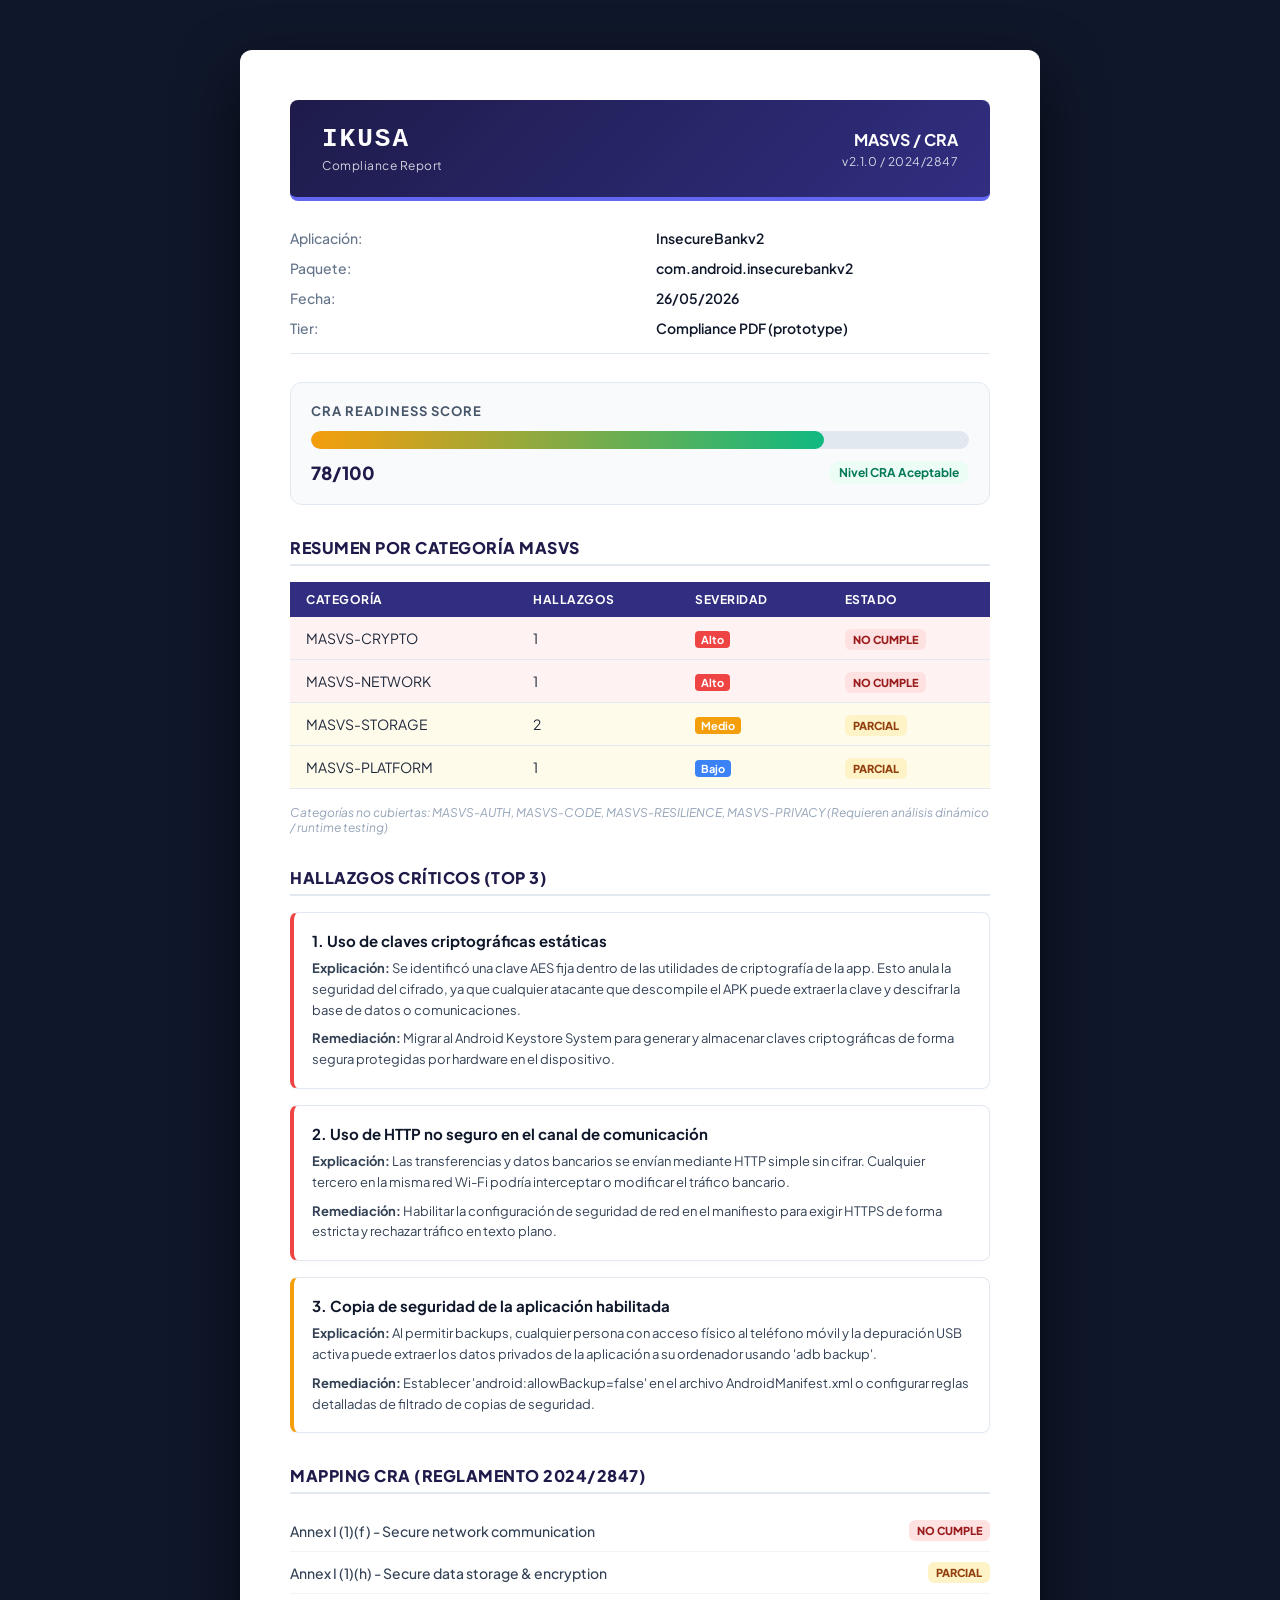
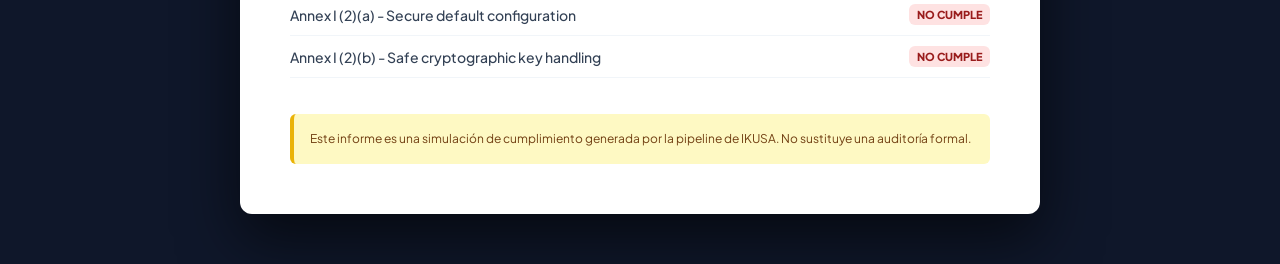
<file: reporte_ejemplo_compliance.html>
<!DOCTYPE html>
<html lang="es">
<head>
<meta charset="utf-8">
<title>IKUSA Compliance Report -- InsecureBankv2</title>
<link rel="preconnect" href="https://fonts.googleapis.com">
<link rel="preconnect" href="https://fonts.gstatic.com" crossorigin>
<link href="https://fonts.googleapis.com/css2?family=Plus+Jakarta+Sans:wght@400;500;600;700;800&display=swap" rel="stylesheet">
<style>
  body {
    font-family: 'Plus Jakarta Sans', -apple-system, BlinkMacSystemFont, "Segoe UI", sans-serif;
    color: #1e293b;
    background: #0f172a; /* Sleek slate-900 background to mimic premium dark mode PDF viewer */
    padding: 50px 20px;
    display: flex;
    justify-content: center;
    margin: 0;
  }
  .pdf-paper {
    background: white;
    max-width: 800px;
    width: 100%;
    box-shadow: 0 25px 60px rgba(0,0,0,0.6);
    padding: 50px;
    border-radius: 12px;
    box-sizing: border-box;
  }
  .pdf-header {
    background: linear-gradient(135deg, #1e1b4b, #312e81);
    color: white;
    padding: 24px 32px;
    border-radius: 8px;
    display: flex;
    justify-content: space-between;
    align-items: center;
    margin-bottom: 28px;
    border-bottom: 4px solid #6366f1;
  }
  .pdf-header .pdf-logo {
    font-family: monospace;
    font-size: 26px;
    font-weight: 800;
    letter-spacing: 2px;
  }
  .pdf-header small {
    opacity: .8;
    display: block;
    font-size: 12px;
    margin-top: 4px;
    letter-spacing: 0.5px;
  }
  .pdf-meta {
    display: grid;
    grid-template-columns: 1fr 1fr;
    gap: 12px 32px;
    font-size: 14px;
    margin-bottom: 28px;
    padding-bottom: 16px;
    border-bottom: 1px solid #e2e8f0;
  }
  .pdf-meta dt { color: #64748b; font-weight: 500; }
  .pdf-meta dd { font-weight: 600; color: #0f172a; margin: 0; }
  
  .score-card {
    background: #f8fafc;
    border: 1px solid #e2e8f0;
    border-radius: 12px;
    padding: 20px;
    margin-bottom: 28px;
  }
  .score-card-title {
    font-size: 13px;
    font-weight: 700;
    color: #475569;
    text-transform: uppercase;
    letter-spacing: 1px;
    margin-bottom: 8px;
  }
  .score-bar {
    height: 18px;
    background: #e2e8f0;
    border-radius: 9px;
    overflow: hidden;
    margin: 12px 0;
  }
  .score-bar-fill {
    height: 100%;
    background: linear-gradient(90deg, #f59e0b 0%, #10b981 100%);
    border-radius: 9px;
  }
  .score-text-container {
    display: flex;
    justify-content: space-between;
    align-items: center;
  }
  .score-status-badge {
    background: #ecfdf5;
    color: #047857;
    font-size: 12px;
    font-weight: 700;
    padding: 4px 10px;
    border-radius: 20px;
  }
  h4 {
    font-size: 16px;
    font-weight: 800;
    margin-top: 32px;
    margin-bottom: 16px;
    color: #1e1b4b;
    border-bottom: 2px solid #e2e8f0;
    padding-bottom: 6px;
    text-transform: uppercase;
    letter-spacing: 0.5px;
  }
  .pdf-table {
    width: 100%;
    border-collapse: collapse;
    font-size: 14px;
    margin: 16px 0;
  }
  .pdf-table th {
    background: #312e81;
    color: white;
    padding: 10px 16px;
    text-align: left;
    font-size: 12px;
    font-weight: 700;
    text-transform: uppercase;
    letter-spacing: 0.5px;
  }
  .pdf-table td {
    padding: 12px 16px;
    border-bottom: 1px solid #e2e8f0;
  }
  .pdf-table tr.alto td { background: #fef2f2; }
  .pdf-table tr.medio td { background: #fffbeb; }
  .pdf-table tr.ok td { background: #f0fdf4; }
  
  .status-pill {
    font-size: 11px;
    font-weight: 800;
    padding: 4px 8px;
    border-radius: 6px;
    text-transform: uppercase;
  }
  .status-pill.no-cumple { background: #fee2e2; color: #991b1b; }
  .status-pill.parcial { background: #fef3c7; color: #92400e; }
  .status-pill.cumple { background: #d1fae5; color: #065f46; }

  .severity-badge {
    font-size: 11px;
    font-weight: 700;
    padding: 2px 6px;
    border-radius: 4px;
  }
  .severity-badge.alto { background: #ef4444; color: white; }
  .severity-badge.medio { background: #f59e0b; color: white; }
  .severity-badge.bajo { background: #3b82f6; color: white; }

  .pdf-not-covered {
    font-size: 12px;
    color: #94a3b8;
    font-style: italic;
    margin: 10px 0;
  }
  .pdf-finding {
    background: #ffffff;
    border: 1px solid #e2e8f0;
    border-left: 4px solid #ef4444;
    border-radius: 8px;
    padding: 18px;
    margin-bottom: 16px;
    box-shadow: 0 2px 8px rgba(0,0,0,0.02);
  }
  .pdf-finding.prio-2 { border-left-color: #f59e0b; }
  .pdf-finding.prio-3 { border-left-color: #3b82f6; }

  .pdf-finding .title {
    color: #0f172a;
    font-weight: 700;
    font-size: 15px;
    margin-bottom: 8px;
  }
  .pdf-finding .fix {
    color: #334155;
    margin-top: 8px;
    font-size: 13px;
    line-height: 1.6;
  }
  .cra-row {
    display: flex;
    justify-content: space-between;
    align-items: center;
    padding: 10px 0;
    font-size: 14px;
    border-bottom: 1px solid #f1f5f9;
  }
  .cra-row span:first-child {
    font-weight: 500;
    color: #334155;
  }
  .disclaimer {
    background: #fef9c3;
    border-left: 4px solid #eab308;
    padding: 16px;
    font-size: 12px;
    color: #713f12;
    margin-top: 36px;
    border-radius: 6px;
    line-height: 1.5;
  }
</style>
</head>
<body>
  <div class="pdf-paper">
    <div class="pdf-header">
      <div>
        <span class="pdf-logo">IKUSA</span>
        <small>Compliance Report</small>
      </div>
      <div style="text-align:right">
        <strong>MASVS / CRA</strong>
        <small>v2.1.0 / 2024/2847</small>
      </div>
    </div>
    
    <dl class="pdf-meta">
      <dt>Aplicación:</dt><dd>InsecureBankv2</dd>
      <dt>Paquete:</dt><dd>com.android.insecurebankv2</dd>
      <dt>Fecha:</dt><dd>26/05/2026</dd>
      <dt>Tier:</dt><dd>Compliance PDF (prototype)</dd>
    </dl>
    
    <div class="score-card">
      <div class="score-card-title">CRA Readiness Score</div>
      <div class="score-bar"><div class="score-bar-fill" style="width:78%"></div></div>
      <div class="score-text-container">
        <span style="font-weight:800; font-size:18px; color:#1e1b4b;">78/100</span>
        <span class="score-status-badge">Nivel CRA Aceptable</span>
      </div>
    </div>
    
    <h4>Resumen por Categoría MASVS</h4>
    <table class="pdf-table">
      <thead>
        <tr><th>Categoría</th><th>Hallazgos</th><th>Severidad</th><th>Estado</th></tr>
      </thead>
      <tbody>
        <tr class="alto"><td>MASVS-CRYPTO</td><td>1</td><td><span class="severity-badge alto">Alto</span></td><td><span class="status-pill no-cumple">NO CUMPLE</span></td></tr>
        <tr class="alto"><td>MASVS-NETWORK</td><td>1</td><td><span class="severity-badge alto">Alto</span></td><td><span class="status-pill no-cumple">NO CUMPLE</span></td></tr>
        <tr class="medio"><td>MASVS-STORAGE</td><td>2</td><td><span class="severity-badge medio">Medio</span></td><td><span class="status-pill parcial">PARCIAL</span></td></tr>
        <tr class="medio"><td>MASVS-PLATFORM</td><td>1</td><td><span class="severity-badge bajo">Bajo</span></td><td><span class="status-pill parcial">PARCIAL</span></td></tr>
      </tbody>
    </table>
    <div class="pdf-not-covered">
      Categorías no cubiertas: MASVS-AUTH, MASVS-CODE, MASVS-RESILIENCE, MASVS-PRIVACY (Requieren análisis dinámico / runtime testing)
    </div>
    
    <h4>Hallazgos Críticos (Top 3)</h4>
    <div class="pdf-finding">
      <div class="title">1. Uso de claves criptográficas estáticas</div>
      <div class="fix"><strong>Explicación:</strong> Se identificó una clave AES fija dentro de las utilidades de criptografía de la app. Esto anula la seguridad del cifrado, ya que cualquier atacante que descompile el APK puede extraer la clave y descifrar la base de datos o comunicaciones.</div>
      <div class="fix"><strong>Remediación:</strong> Migrar al Android Keystore System para generar y almacenar claves criptográficas de forma segura protegidas por hardware en el dispositivo.</div>
    </div>
    
    <div class="pdf-finding">
      <div class="title">2. Uso de HTTP no seguro en el canal de comunicación</div>
      <div class="fix"><strong>Explicación:</strong> Las transferencias y datos bancarios se envían mediante HTTP simple sin cifrar. Cualquier tercero en la misma red Wi-Fi podría interceptar o modificar el tráfico bancario.</div>
      <div class="fix"><strong>Remediación:</strong> Habilitar la configuración de seguridad de red en el manifiesto para exigir HTTPS de forma estricta y rechazar tráfico en texto plano.</div>
    </div>
    
    <div class="pdf-finding prio-2">
      <div class="title">3. Copia de seguridad de la aplicación habilitada</div>
      <div class="fix"><strong>Explicación:</strong> Al permitir backups, cualquier persona con acceso físico al teléfono móvil y la depuración USB activa puede extraer los datos privados de la aplicación a su ordenador usando 'adb backup'.</div>
      <div class="fix"><strong>Remediación:</strong> Establecer 'android:allowBackup=false' en el archivo AndroidManifest.xml o configurar reglas detalladas de filtrado de copias de seguridad.</div>
    </div>
    
    <h4>Mapping CRA (Reglamento 2024/2847)</h4>
    <div class="cra-row"><span>Annex I (1)(f) - Secure network communication</span><span class="status-pill no-cumple">NO CUMPLE</span></div>
    <div class="cra-row"><span>Annex I (1)(h) - Secure data storage & encryption</span><span class="status-pill parcial">PARCIAL</span></div>
    <div class="cra-row"><span>Annex I (2)(a) - Secure default configuration</span><span class="status-pill no-cumple">NO CUMPLE</span></div>
    <div class="cra-row"><span>Annex I (2)(b) - Safe cryptographic key handling</span><span class="status-pill no-cumple">NO CUMPLE</span></div>
    
    <div class="disclaimer">Este informe es una simulación de cumplimiento generada por la pipeline de IKUSA. No sustituye una auditoría formal.</div>
  </div>
</body>
</html>
</file>
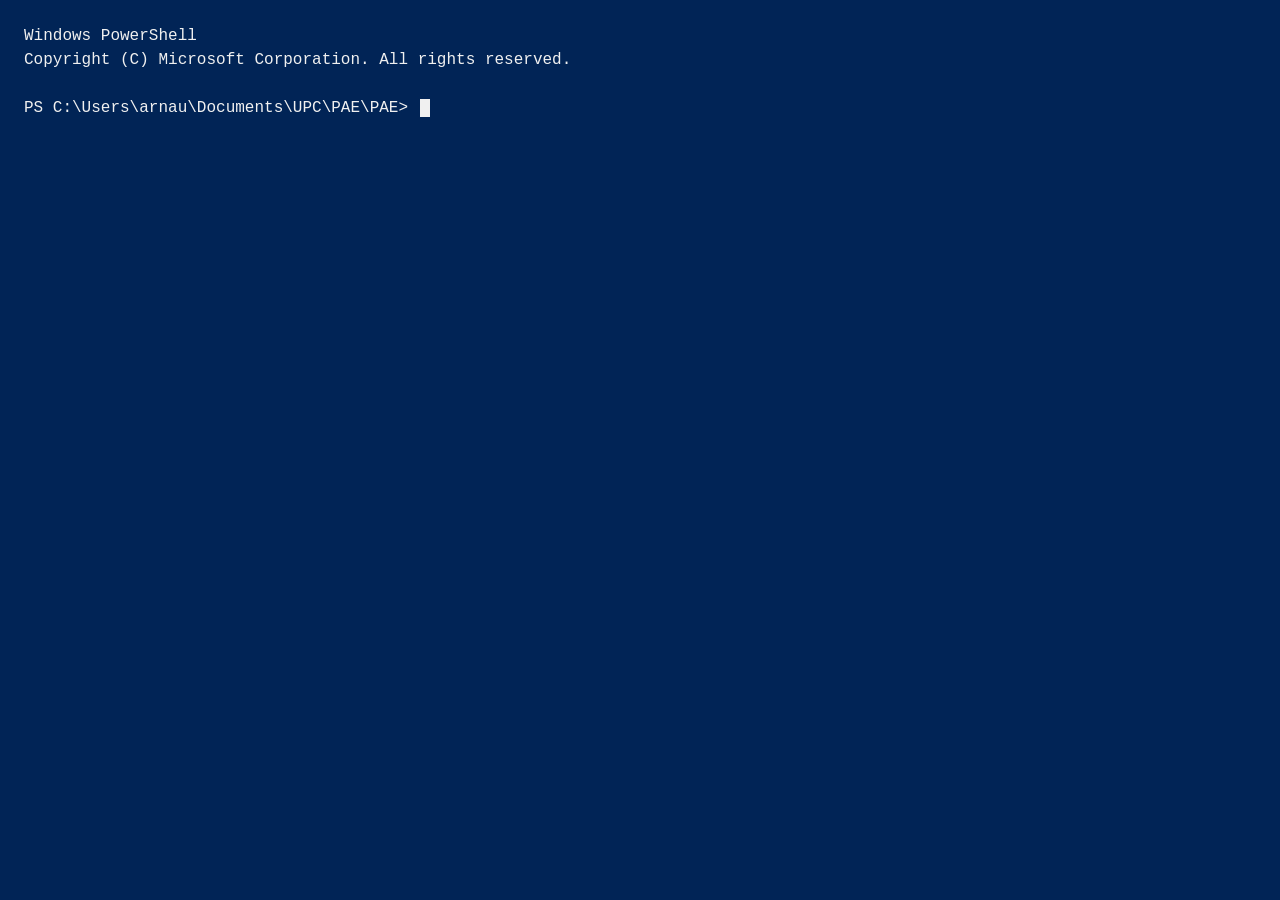
<file: src/ikusa/static/terminal.html>
<!DOCTYPE html>
<html lang="es">
<head>
  <meta charset="UTF-8">
  <meta name="viewport" content="width=device-width, initial-scale=1.0">
  <title>PowerShell - ikusa-cli</title>
  <style>
    * { margin: 0; padding: 0; box-sizing: border-box; }
    body, html {
      width: 100%;
      height: 100%;
      background-color: #012456; /* Classic PowerShell blue/dark blue */
      color: #F0F0F0;
      font-family: 'Consolas', 'Lucida Console', 'Courier New', monospace;
      font-size: 16px;
      line-height: 1.5;
      overflow: hidden;
    }
    #terminal {
      width: 100%;
      height: 100%;
      padding: 24px;
      overflow-y: auto;
      text-align: left;
      white-space: pre-wrap;
      word-break: break-all;
    }
    .prompt {
      color: #34D399; /* Green prompt */
    }
    .ps-prompt {
      color: #F0F0F0;
    }
    .cursor {
      background-color: #F0F0F0;
      color: #F0F0F0;
      width: 10px;
      height: 18px;
      display: inline-block;
      animation: blink 1s infinite;
      vertical-align: middle;
      margin-left: 2px;
    }
    @keyframes blink { 0%, 100% { opacity: 1; } 50% { opacity: 0; } }
    .alto { color: #F87171; font-weight: bold; }
    .medio { color: #FBBF24; font-weight: bold; }
    .info { color: #60A5FA; }
    .ok { color: #34D399; }
    .header-sep { color: #60A5FA; font-weight: bold; }
  </style>
</head>
<body>
  <div id="terminal">
    <span class="ps-prompt">Windows PowerShell</span>
    <span>Copyright (C) Microsoft Corporation. All rights reserved.</span>
    <br>
    <span class="ps-prompt">PS C:\Users\arnau\Documents\UPC\PAE\PAE&gt; </span><span id="terminal-cmd" style="font-weight:bold; color:#FFFFFF;"></span><span id="terminal-cursor" class="cursor">&nbsp;</span>
  </div>

  <script>
    let terminalTimeoutIds = [];
    
    function startTerminalSimulation() {
      terminalTimeoutIds.forEach(id => clearTimeout(id));
      terminalTimeoutIds = [];

      const term = document.getElementById('terminal');
      term.innerHTML = '<span class="ps-prompt">Windows PowerShell</span><br><span>Copyright (C) Microsoft Corporation. All rights reserved.</span><br><br><span class="ps-prompt">PS C:\\Users\\arnau\\Documents\\UPC\\PAE\\PAE&gt; </span><span id="terminal-cmd" style="font-weight:bold; color:#FFFFFF;"></span><span id="terminal-cursor" class="cursor">&nbsp;</span>';
      
      const cmdSpan = document.getElementById('terminal-cmd');
      const cursor = document.getElementById('terminal-cursor');
      
      const cmd1 = "uv run ikusa-cli scan --fail-on alto app.apk";
      let charIdx = 0;
      
      function typeChar() {
        if (charIdx < cmd1.length) {
          cmdSpan.textContent += cmd1.charAt(charIdx);
          charIdx++;
          const delay = Math.random() * 40 + 30;
          terminalTimeoutIds.push(setTimeout(typeChar, delay));
        } else {
          terminalTimeoutIds.push(setTimeout(runCmd1, 600));
        }
      }
      
      terminalTimeoutIds.push(setTimeout(typeChar, 1000));
      
      function appendLine(html, color = '#F0F0F0') {
        const div = document.createElement('div');
        div.style.color = color;
        div.innerHTML = html;
        term.insertBefore(div, cursor.parentNode ? cursor : null);
        term.scrollTop = term.scrollHeight;
      }
      
      function runCmd1() {
        appendLine('[ikusa-cli] Iniciando análisis de app.apk...', '#A3A3A3');
        
        terminalTimeoutIds.push(setTimeout(() => {
          appendLine('[ikusa-cli] Enviando archivo al servidor local (http://localhost:9787)...', '#A3A3A3');
        }, 500));
        
        terminalTimeoutIds.push(setTimeout(() => {
          appendLine('[ikusa-cli] Analizando estructura estática (MobSF)... <span class="ok">OK</span>');
        }, 1200));
        
        terminalTimeoutIds.push(setTimeout(() => {
          appendLine('[ikusa-cli] Ejecutando triage cognitivo con IA (Ollama)... <span class="ok">OK</span>');
        }, 1900));
        
        terminalTimeoutIds.push(setTimeout(() => {
          appendLine('[ikusa-cli] Evaluando cumplimiento del Reglamento CRA (Anexo I)... <span class="ok">OK</span>');
        }, 2600));
        
        terminalTimeoutIds.push(setTimeout(() => {
          appendLine('<br><span class="header-sep">-------------------------------------------------------------</span>');
          appendLine('<span class="header-sep">IKUSA CLI SCAN SUMMARY - 3 FINDINGS</span>');
          appendLine('<span class="header-sep">-------------------------------------------------------------</span>');
          appendLine('<span class="alto">[ALTO]</span> Clave criptográfica hardcoded en clase principal');
          appendLine('       -&gt; CRA: Annex I.2(b) | Prioridad: 1 (Crítico)', '#A3A3A3');
          appendLine('<span class="alto">[ALTO]</span> Comunicación HTTP no segura habilitada');
          appendLine('       -&gt; CRA: Annex I.1(f) | Prioridad: 1 (Crítico)', '#A3A3A3');
          appendLine('<span class="medio">[MEDIO]</span> Depuración habilitada en producción');
          appendLine('       -&gt; CRA: Annex I.2(a) | Prioridad: 2 (Medio)', '#A3A3A3');
          appendLine('<br><strong>CRA Readiness Score:</strong> <span class="medio">78/100</span>');
          appendLine('<span class="alto">ERROR:</span> Se encontraron findings de severidad ALTO (umbral: alto)');
          appendLine('<strong>Exit code:</strong> <span class="alto">2</span>');
          
          // Print prompt again
          const promptDiv = document.createElement('div');
          promptDiv.style.marginTop = '16px';
          promptDiv.innerHTML = '<span class="ps-prompt">PS C:\\Users\\arnau\\Documents\\UPC\\PAE\\PAE&gt; </span><span id="terminal-cmd2" style="font-weight:bold; color:#FFFFFF;"></span>';
          term.insertBefore(promptDiv, cursor);
          
          terminalTimeoutIds.push(setTimeout(typeCmd2, 1000));
        }, 3300));
      }
      
      const cmd2 = "uv run ikusa-mcp";
      let charIdx2 = 0;
      
      function typeCmd2() {
        const cmdSpan2 = document.getElementById('terminal-cmd2');
        if (cmdSpan2 && charIdx2 < cmd2.length) {
          cmdSpan2.textContent += cmd2.charAt(charIdx2);
          charIdx2++;
          const delay = Math.random() * 40 + 30;
          terminalTimeoutIds.push(setTimeout(typeCmd2, delay));
        } else {
          terminalTimeoutIds.push(setTimeout(runCmd2, 600));
        }
      }
      
      function runCmd2() {
        appendLine('[ikusa-mcp] Servidor MCP iniciado con éxito (transporte stdio).', '#A3A3A3');
        terminalTimeoutIds.push(setTimeout(() => {
          appendLine('[ikusa-mcp] 4 tools registradas:', '#A3A3A3');
          appendLine('            - <span class="info">scan_apk</span> (envía archivo al análisis)');
          appendLine('            - <span class="info">get_scan_status</span> (retorna estado actual)');
          appendLine('            - <span class="info">get_scan_findings</span> (retorna findings)');
          appendLine('            - <span class="info">list_scans</span> (lista historial)');
        }, 500));
        
        terminalTimeoutIds.push(setTimeout(() => {
          appendLine('[ikusa-mcp] Listo para recibir peticiones JSON-RPC de clientes de IA.', '#34D399');
          term.scrollTop = term.scrollHeight;
        }, 1200));

        // Simular peticiones del cliente MCP (por ejemplo, Claude Desktop u Ollama/Cursor)
        terminalTimeoutIds.push(setTimeout(() => {
          appendLine('\n<span style="color:#60A5FA;">&lt;-- [Cliente]</span> <span style="color:#9CA3AF;">{"jsonrpc":"2.0", "method":"tools/call", "params":{"name":"scan_apk","arguments":{"path":"app.apk"}}, "id":1}</span>');
          term.scrollTop = term.scrollHeight;
        }, 2200));

        terminalTimeoutIds.push(setTimeout(() => {
          appendLine('[ikusa-mcp] Ejecutando tool <span class="info">scan_apk</span> con argumentos: {"path": "app.apk"}', '#A3A3A3');
          term.scrollTop = term.scrollHeight;
        }, 3000));

        terminalTimeoutIds.push(setTimeout(() => {
          appendLine('<span style="color:#34D399;">--&gt; [Servidor]</span> <span style="color:#E2E8F0;">{"jsonrpc":"2.0", "result":{"content":[{"type":"text","text":"{\\"scan_id\\":\\"b92c81ad\\",\\"status\\":\\"processing\\"}"}]}, "id":1}</span>');
          term.scrollTop = term.scrollHeight;
        }, 3800));

        terminalTimeoutIds.push(setTimeout(() => {
          appendLine('\n<span style="color:#60A5FA;">&lt;-- [Cliente]</span> <span style="color:#9CA3AF;">{"jsonrpc":"2.0", "method":"tools/call", "params":{"name":"get_scan_status","arguments":{"scan_id":"b92c81ad"}}, "id":2}</span>');
          term.scrollTop = term.scrollHeight;
        }, 5000));

        terminalTimeoutIds.push(setTimeout(() => {
          appendLine('[ikusa-mcp] Ejecutando tool <span class="info">get_scan_status</span> con argumentos: {"scan_id": "b92c81ad"}', '#A3A3A3');
          term.scrollTop = term.scrollHeight;
        }, 5800));

        terminalTimeoutIds.push(setTimeout(() => {
          appendLine('<span style="color:#34D399;">--&gt; [Servidor]</span> <span style="color:#E2E8F0;">{"jsonrpc":"2.0", "result":{"content":[{"type":"text","text":"{\\"status\\":\\"completed\\",\\"score\\":78,\\"findings\\":3}"}]}, "id":2}</span>');
          term.scrollTop = term.scrollHeight;
        }, 6600));
      }
    }

    window.addEventListener('DOMContentLoaded', startTerminalSimulation);
  </script>
</body>
</html>
</file>
